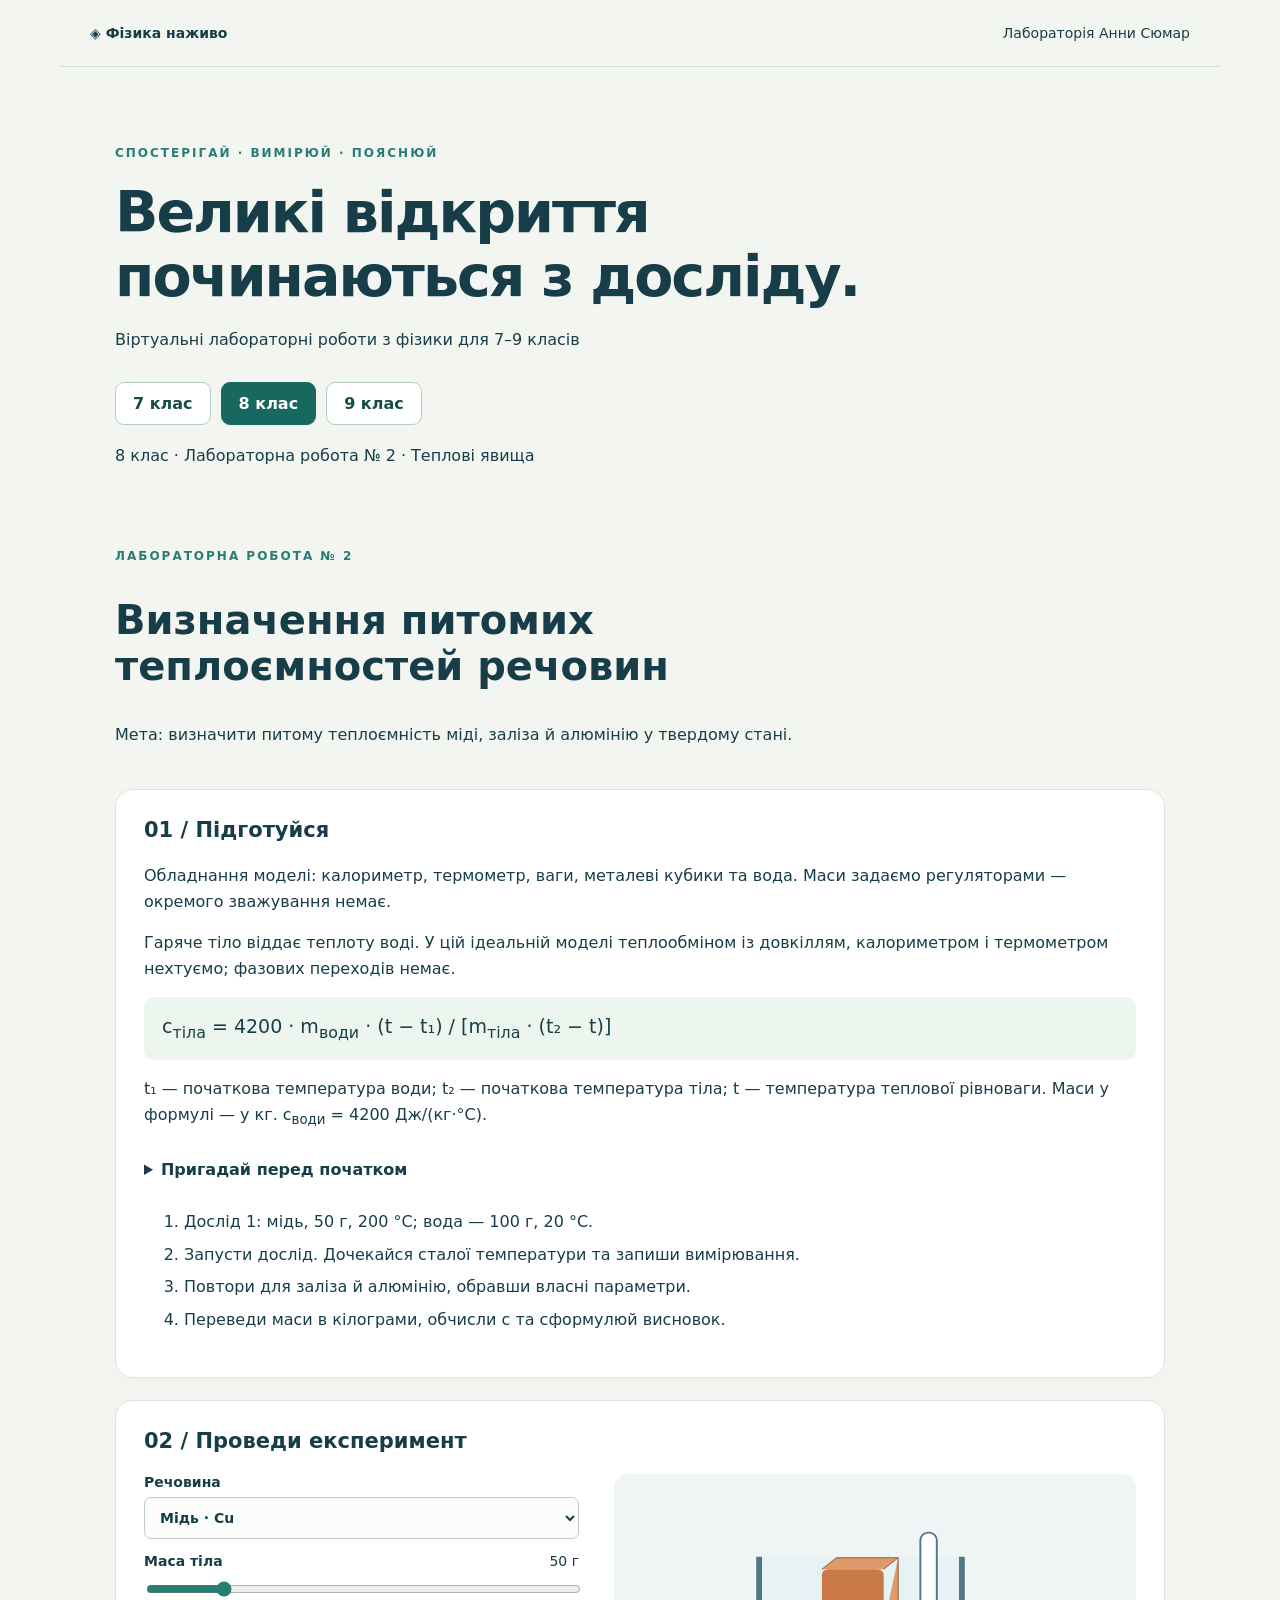
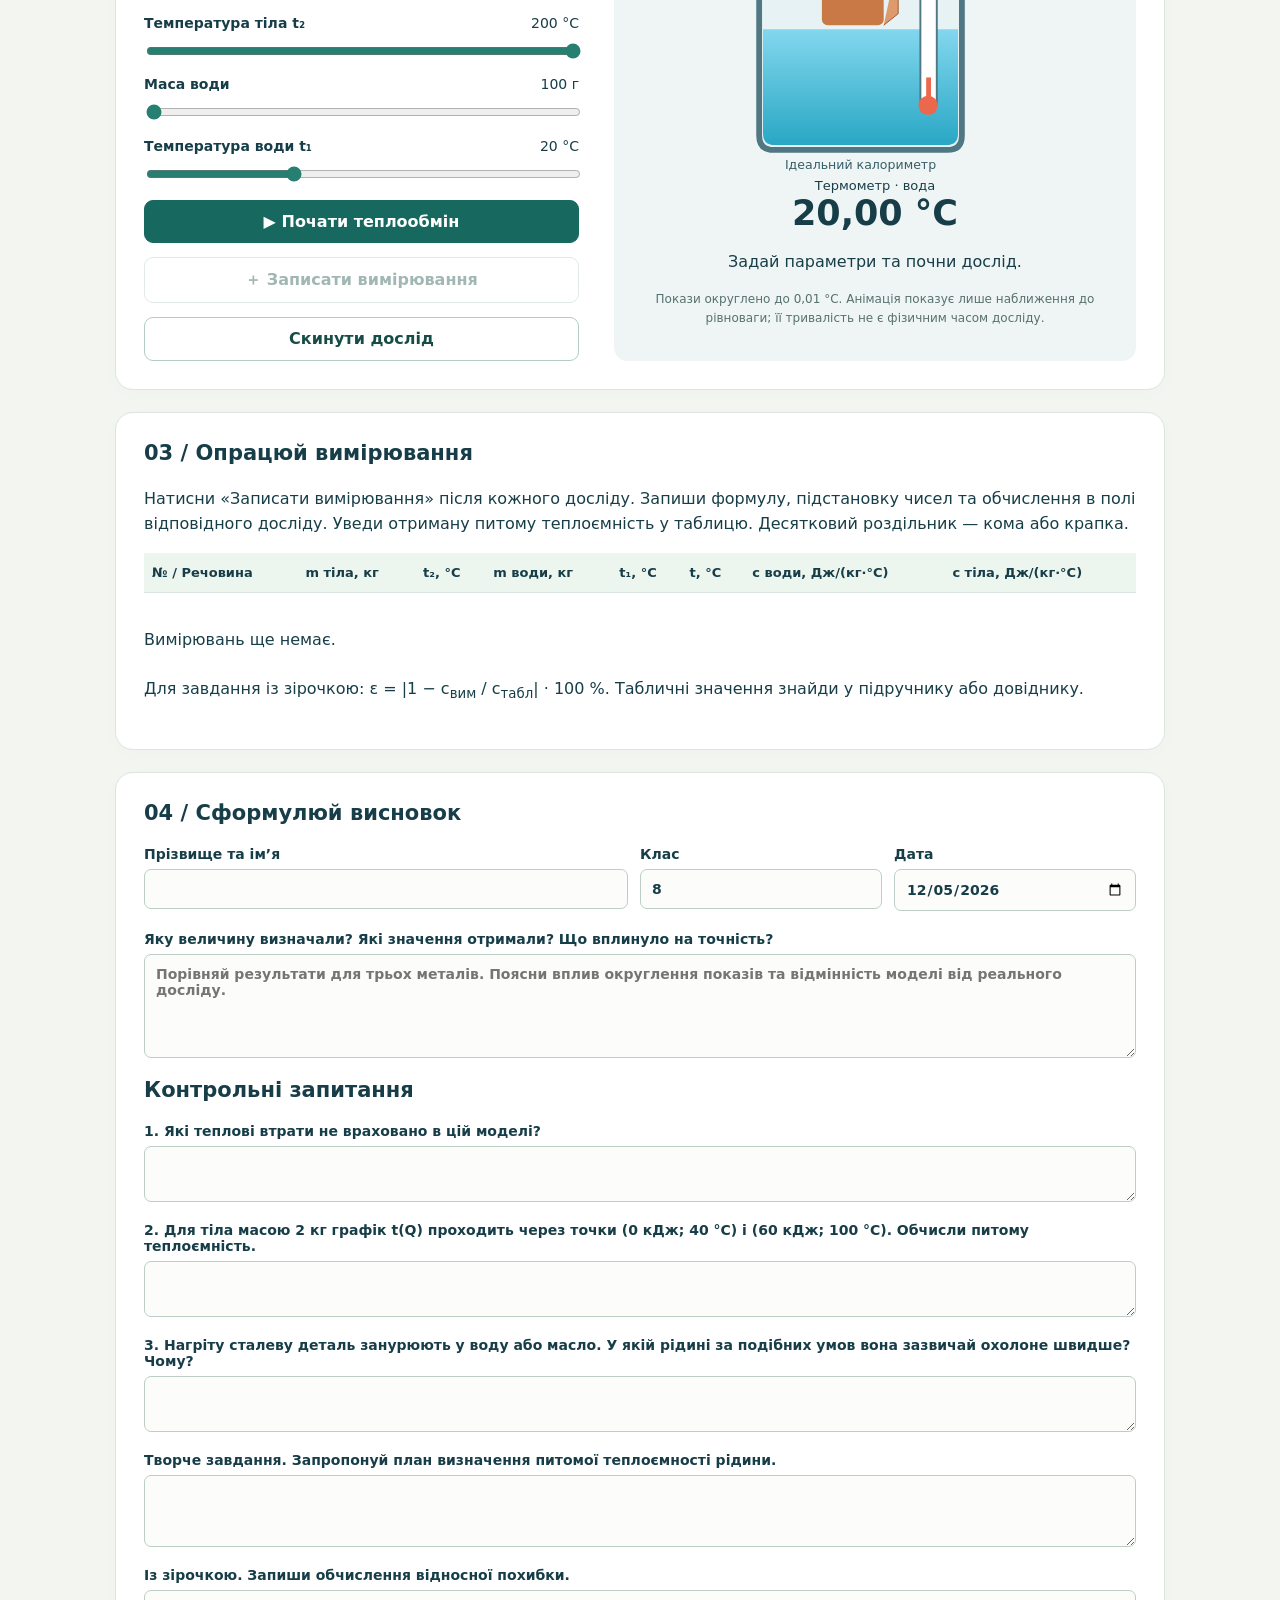
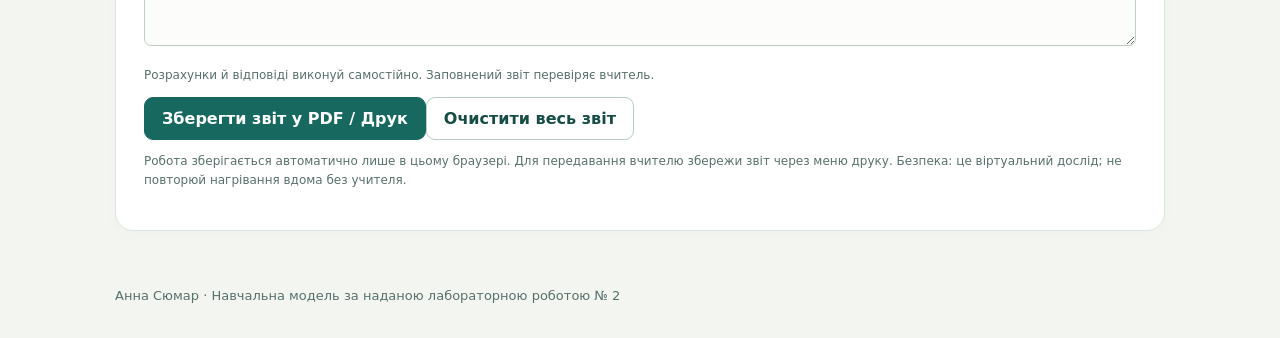
<file: index.html>
<!doctype html><html lang="uk"><meta charset="utf-8"><meta name="viewport" content="width=device-width,initial-scale=1"><title>Віртуальні лабораторні · Анна Сюмар</title><link rel="stylesheet" href="style.css?v=4"><header><a href="#">◈ Фізика наживо</a><span>Лабораторія Анни Сюмар</span></header><main><section class="hero"><p class="eyebrow">СПОСТЕРІГАЙ · ВИМІРЮЙ · ПОЯСНЮЙ</p><h1>Великі відкриття<br>починаються з досліду.</h1><p>Віртуальні лабораторні роботи з фізики для 7–9 класів</p><nav aria-label="Клас"><button data-grade="7">7 клас</button><button data-grade="8" class="active">8 клас</button><button data-grade="9">9 клас</button></nav><p id="catalog">8 клас · Лабораторна робота № 2 · Теплові явища</p><p id="empty" hidden>У цьому розділі ще немає робіт. Перша лабораторна доступна у 8 класі.</p></section><article id="lab7" hidden><section class="card"><span class="tag">ФІЗИКА · 7 КЛАС · ЛАБОРАТОРНА РОБОТА № 2</span><h2>Вимірювання середньої швидкості руху тіл</h2><p>Візок, три ділянки шляху та секундомір. Досліди рівномірний і нерівномірний рух, а також рух із зупинкою.</p><ul><li>Автоматичні або ручні відмітки часу.</li><li>Таблиця вимірювань і самостійні розрахунки.</li><li>Поля для дослідження та висновку.</li><li>Збереження звіту й бланк для друку.</li></ul><p><a class="launch" href="grade7/">Розпочати лабораторну →</a></p><a href="grade7/blank.pdf" download>↓ Завантажити бланк А4 · PDF</a></section></article><article id="lab9" hidden><section class="card"><span class="tag">ФІЗИКА · 9 КЛАС · ДОСЛІДНИЦЬКА РОБОТА</span><h2>Закон збереження механічної енергії</h2><p>Кулька на похилому жолобі. Виміряй час спуску похилим жолобом, визнач швидкість та порівняй потенціальну й кінетичну енергії.</p><ul><li>Зміна маси, висоти й довжини жолоба.</li><li>Режими без втрат і з втратами енергії.</li><li>Таблиця та самостійні розрахунки.</li><li>Висновок і збереження звіту.</li></ul><p><a class="launch" href="grade9/">Розпочати роботу →</a></p>
<h2>Світло і звук</h2>
<p><a class="launch" href="grade9/light-sound/#3">№ 3 · Відбивання світла →</a></p>
<p><a class="launch" href="grade9/light-sound/#4">№ 4 · Заломлення світла →</a></p>
<p><a class="launch" href="grade9/light-sound/#6">№ 6 · Звукові коливання →</a></p></section></article><article id="lab"><div class="title"><span class="tag">ЛАБОРАТОРНА РОБОТА № 2</span><h2>Визначення питомих<br>теплоємностей речовин</h2><p>Мета: визначити питому теплоємність міді, заліза й алюмінію у твердому стані.</p></div><section class="card"><h3>01 / Підготуйся</h3><p>Обладнання моделі: калориметр, термометр, ваги, металеві кубики та вода. Маси задаємо регуляторами — окремого зважування немає.</p><p>Гаряче тіло віддає теплоту воді. У цій ідеальній моделі теплообміном із довкіллям, калориметром і термометром нехтуємо; фазових переходів немає.</p><div class="formula">c<sub>тіла</sub> = 4200 · m<sub>води</sub> · (t − t₁) / [m<sub>тіла</sub> · (t₂ − t)]</div><p>t₁ — початкова температура води; t₂ — початкова температура тіла; t — температура теплової рівноваги. Маси у формулі — у кг. c<sub>води</sub> = 4200 Дж/(кг·°C).</p><details><summary>Пригадай перед початком</summary><p>Питома теплоємність показує, скільки теплоти потрібно для нагрівання 1 кг речовини на 1 °C. Одиниця — Дж/(кг·°C). Для нагрівання: Q = cmΔt.</p></details><ol><li>Дослід 1: мідь, 50 г, 200 °C; вода — 100 г, 20 °C.</li><li>Запусти дослід. Дочекайся сталої температури та запиши вимірювання.</li><li>Повтори для заліза й алюмінію, обравши власні параметри.</li><li>Переведи маси в кілограми, обчисли c та сформулюй висновок.</li></ol></section><section class="card"><h3>02 / Проведи експеримент</h3><div class="experiment"><div class="controls"><label>Речовина<select id="metal"><option value="cu">Мідь · Cu</option><option value="fe">Залізо · Fe</option><option value="al">Алюміній · Al</option></select></label><label>Маса тіла <output id="mbv"></output><input id="mb" type="range" min="20" max="200" step="10" value="50"></label><label>Температура тіла t₂ <output id="tbv"></output><input id="tb" type="range" min="60" max="200" value="200"></label><label>Маса води <output id="mwv"></output><input id="mw" type="range" min="100" max="300" step="10" value="100"></label><label>Температура води t₁ <output id="twv"></output><input id="tw" type="range" min="10" max="40" value="20"></label><button id="start" class="primary">▶ Почати теплообмін</button><button id="record" disabled>＋ Записати вимірювання</button><button id="reset">Скинути дослід</button></div><div class="scene"><svg viewBox="0 0 400 290" role="img" aria-label="Калориметр із водою, металевий кубик і термометр"><defs><linearGradient id="water" x2="0" y2="1"><stop stop-color="#83d7ee"/><stop offset="1" stop-color="#29a7c5"/></linearGradient></defs><path d="M80 65V250Q80 265 95 265H275Q290 265 290 250V65" fill="#e7f2f4" stroke="#517783" stroke-width="6"/><path d="M84 140H286V248Q286 260 274 260H96Q84 260 84 248Z" fill="url(#water)"/><g id="cube"><rect x="145" y="78" width="64" height="58" rx="6" fill="#c87945"/><path d="M145 78l15 -12h64l-15 12m0 58l15 -12V66" fill="#df9a6b" stroke="#9c5931"/></g><rect x="247" y="40" width="17" height="185" rx="8" fill="white" stroke="#517783" stroke-width="2"/><rect id="mercury" x="253" y="170" width="5" height="46" fill="#ec684c"/><circle cx="255" cy="219" r="10" fill="#ec684c"/><text x="185" y="285" text-anchor="middle" fill="#365e69" font-size="13">Ідеальний калориметр</text></svg><div class="reading"><span>Термометр · вода</span><strong id="temp">20,00 °C</strong></div><p id="status" role="status">Задай параметри та почни дослід.</p><p class="small">Покази округлено до 0,01 °C. Анімація показує лише наближення до рівноваги; її тривалість не є фізичним часом досліду.</p></div></div></section><section class="card"><h3>03 / Опрацюй вимірювання</h3><p>Натисни «Записати вимірювання» після кожного досліду. Запиши формулу, підстановку чисел та обчислення в полі відповідного досліду. Уведи отриману питому теплоємність у таблицю. Десятковий роздільник — кома або крапка.</p><div class="tablewrap"><table><thead><tr><th>№ / Речовина</th><th>m тіла, кг</th><th>t₂, °C</th><th>m води, кг</th><th>t₁, °C</th><th>t, °C</th><th>c води, Дж/(кг·°C)</th><th>c тіла, Дж/(кг·°C)</th></tr></thead><tbody id="rows"></tbody></table></div><p id="noRows">Вимірювань ще немає.</p><div id="calculations"></div><p id="feedback" role="status"></p><p>Для завдання із зірочкою: ε = |1 − c<sub>вим</sub> / c<sub>табл</sub>| · 100 %. Табличні значення знайди у підручнику або довіднику.</p></section><section class="card report"><h3>04 / Сформулюй висновок</h3><div class="identity"><label>Прізвище та ім’я<input id="name" type="text"></label><label>Клас<input id="class" type="text" value="8"></label><label>Дата<input id="date" type="date"></label></div><label>Яку величину визначали? Які значення отримали? Що вплинуло на точність?<textarea id="conclusion" rows="5" placeholder="Порівняй результати для трьох металів. Поясни вплив округлення показів та відмінність моделі від реального досліду."></textarea></label><h3>Контрольні запитання</h3><label>1. Які теплові втрати не враховано в цій моделі?<textarea id="q1" rows="2"></textarea></label><label>2. Для тіла масою 2 кг графік t(Q) проходить через точки (0 кДж; 40 °C) і (60 кДж; 100 °C). Обчисли питому теплоємність.<textarea id="q2" rows="2"></textarea></label><label>3. Нагріту сталеву деталь занурюють у воду або масло. У якій рідині за подібних умов вона зазвичай охолоне швидше? Чому?<textarea id="q3" rows="2"></textarea></label><label>Творче завдання. Запропонуй план визначення питомої теплоємності рідини.<textarea id="creative" rows="3"></textarea></label><label>Із зірочкою. Запиши обчислення відносної похибки.<textarea id="errorText" rows="2"></textarea></label><p class="small">Розрахунки й відповіді виконуй самостійно. Заповнений звіт перевіряє вчитель.</p><button id="print" class="primary">Зберегти звіт у PDF / Друк</button><button id="clear">Очистити весь звіт</button><p class="small">Робота зберігається автоматично лише в цьому браузері. Для передавання вчителю збережи звіт через меню друку. Безпека: це віртуальний дослід; не повторюй нагрівання вдома без учителя.</p></section></article><footer>Анна Сюмар · Навчальна модель за наданою лабораторною роботою № 2</footer></main><script src="app.js?v=4"></script></html>
</file>
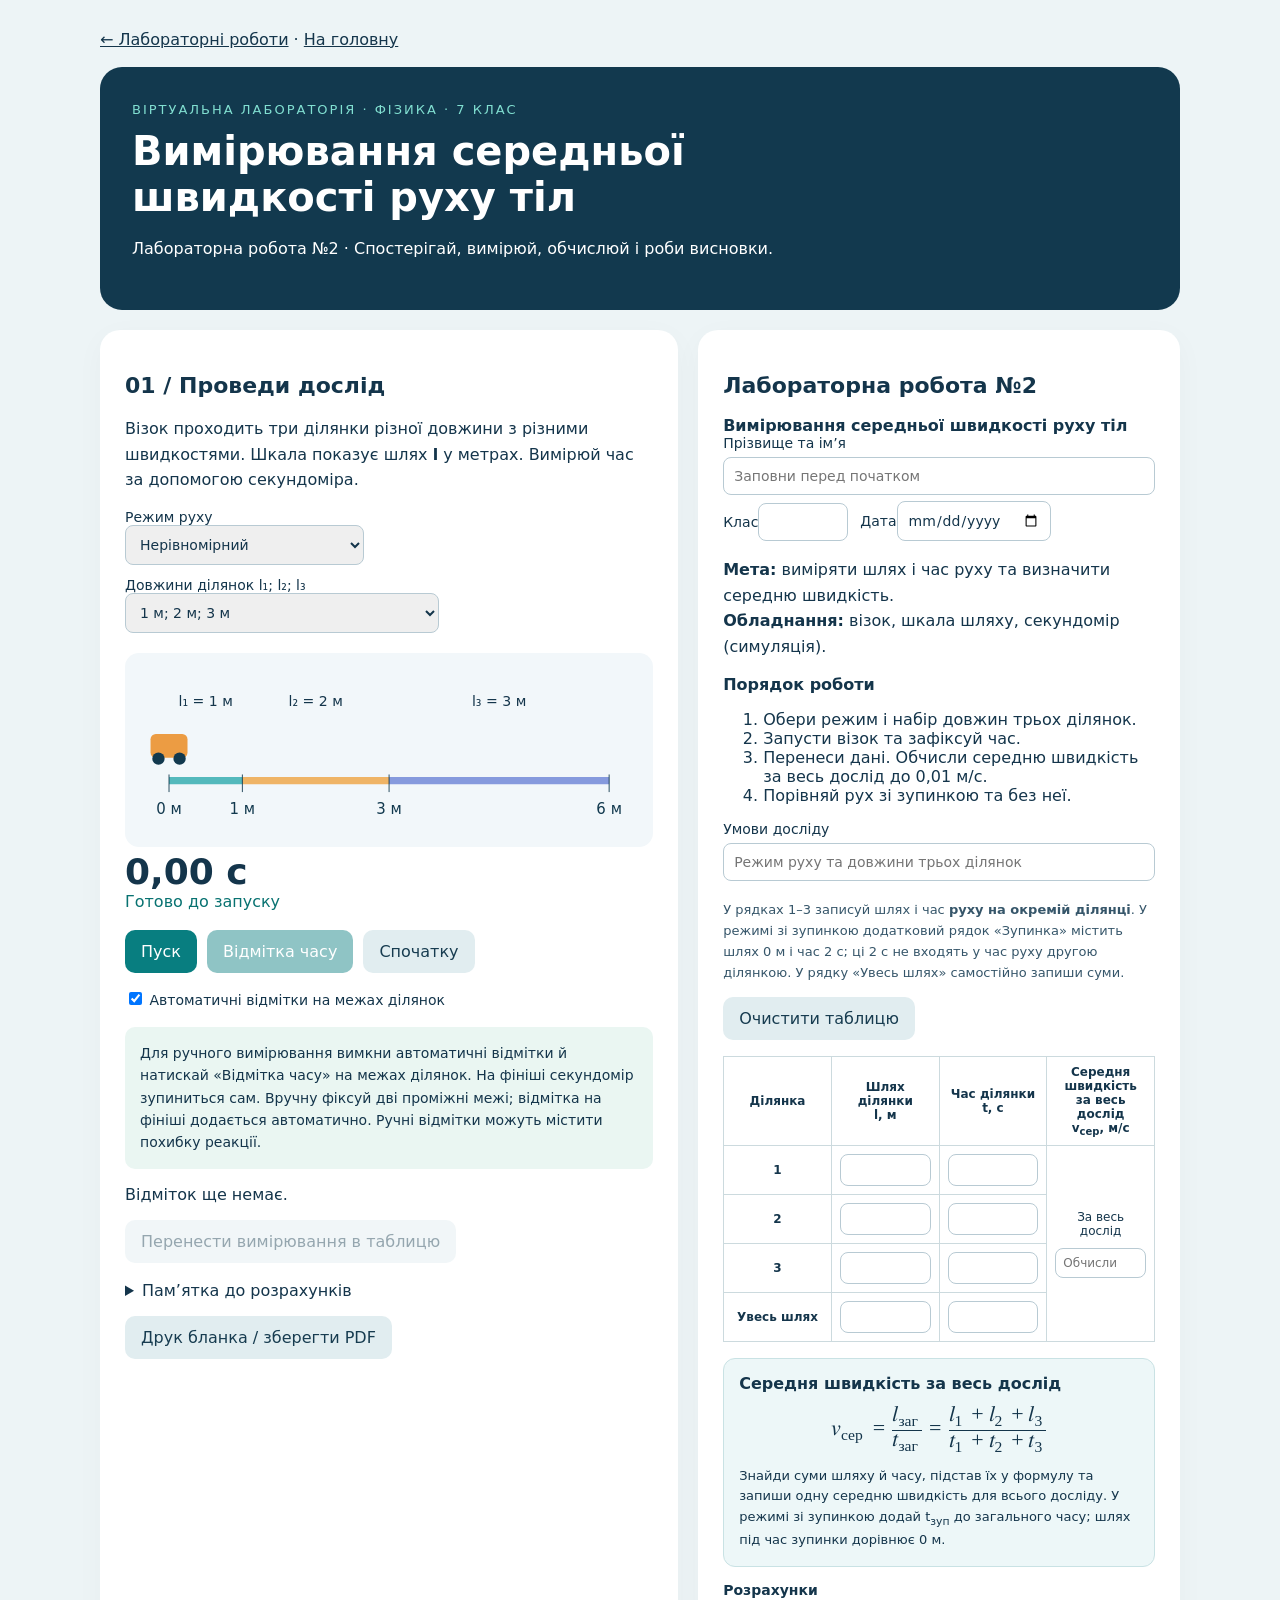
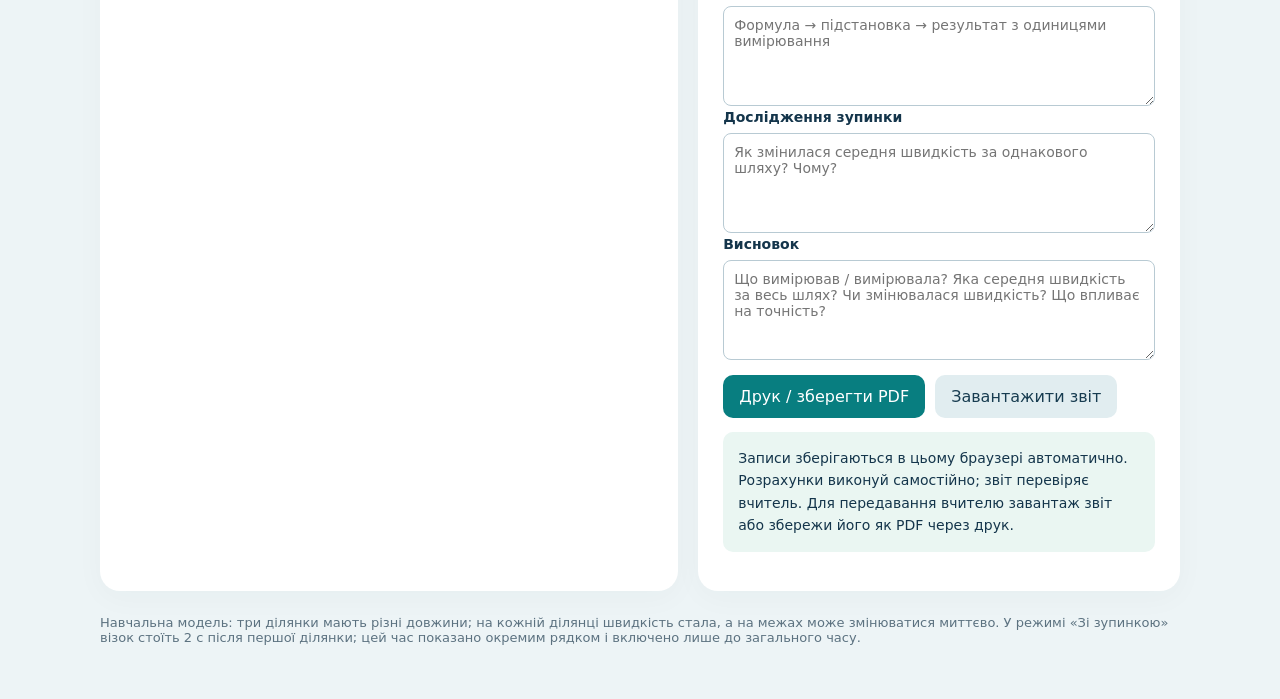
<file: grade7/index.html>
<!doctype html><html lang="uk"><meta charset="utf-8"><meta name="viewport" content="width=device-width,initial-scale=1"><title>Лабораторна №2 · Середня швидкість</title><style>
:root{font-family:system-ui,sans-serif;color:#14354b;background:#edf4f6}*{box-sizing:border-box}body{margin:0}main{max-width:1120px;margin:auto;padding:30px 20px}header{background:#12394e;color:white;padding:32px;border-radius:22px}h1{font-size:clamp(25px,4vw,40px);margin:10px 0}h2{font-size:22px}p{line-height:1.6}.tag{color:#81dfd1;letter-spacing:2px;font-size:13px}.grid{display:grid;grid-template-columns:1.2fr 1fr;gap:20px;margin-top:20px}.card{padding:25px;background:white;border-radius:20px;box-shadow:0 7px 30px #12394e08}.controls{display:flex;flex-wrap:wrap;gap:12px;align-items:end}label{display:block;font-size:14px}input,select,textarea{border:1px solid #b8cad3;border-radius:8px;padding:10px;font:inherit;color:inherit;max-width:100%}select{width:100%}button,.link{border:0;background:#087e80;color:white;padding:12px 16px;border-radius:10px;font:inherit;cursor:pointer;text-decoration:none;display:inline-block}button:disabled{opacity:.45;cursor:default}.secondary{background:#e1edf0;color:#173c50}svg{width:100%;height:auto;background:#f2f7fa;border-radius:14px;margin-top:20px}.clock{font-variant-numeric:tabular-nums;font-size:36px;font-weight:700}.status{min-height:26px;color:#087271}table{width:100%;border-collapse:collapse;margin:16px 0}th,td{border:1px solid #ccdade;padding:8px;text-align:center;font-size:14px}td input{width:100%;min-width:55px;padding:7px}textarea{width:100%;min-height:100px;margin-top:8px}.note{background:#eaf6f2;padding:15px;border-radius:10px;font-size:14px}.field{width:100%;margin:6px 0}.actions{display:flex;gap:10px;flex-wrap:wrap;margin-top:12px}details{margin-top:18px}small{line-height:1.6}footer{margin:24px 0;color:#5c7280;font-size:13px}@media(max-width:850px){.grid{grid-template-columns:1fr}header,.card{padding:20px}}@media print{body{background:white}.simulation,header,.actions,.note,details,footer,.instructions{display:none!important}.grid{display:block}.card{box-shadow:none;padding:0}main{padding:0}.report{width:100%}textarea{min-height:110px;border:0;border-bottom:1px solid #999}input{border:0}h2{font-size:18px}table{margin:10px 0}@page{size:A4;margin:15mm}}

.measurement-log{overflow-x:auto;margin:16px 0}.measurement-log table{min-width:310px}.measurement-log caption{text-align:left;font-weight:700;margin-bottom:8px}.measurement-log th{font-size:12px;background:#edf7f8}.measurement-log td{font-variant-numeric:tabular-nums}.measurement-help{font-size:13px;color:#36566a}.report-state{margin:14px 0;padding:12px;border-radius:10px;background:#fff3d9;color:#704b0c;font-size:14px;line-height:1.5}.report-state.current{background:#e6f6ef;color:#15553e}[hidden]{display:none!important}@media print{.report-state,.measurement-help{display:none!important}}
.total-formula{background:#edf7f8;border:1px solid #c9e2e4;padding:15px;border-radius:12px;margin:15px 0}.total-formula math{font-size:22px;margin:14px 0}.total-formula p{font-size:13px;margin-bottom:0}.report td[rowspan]{vertical-align:middle;min-width:105px}.report td[rowspan] label{font-size:12px}.report td[rowspan] input{margin-top:10px}.report table{table-layout:fixed}.report th{font-size:12px;overflow-wrap:anywhere}@media(max-width:500px){.report th,.report td{padding:5px}.report td input{min-width:0}.report th{font-size:11px}.total-formula math{font-size:20px}}
</style><main><nav class="simulation" style="margin-bottom:18px"><a href="../#grade7" style="color:#14354b">← Лабораторні роботи</a> · <a href="../" style="color:#14354b">На головну</a></nav><header><span class="tag">ВІРТУАЛЬНА ЛАБОРАТОРІЯ · ФІЗИКА · 7 КЛАС</span><h1>Вимірювання середньої<br>швидкості руху тіл</h1><p>Лабораторна робота №2 · Спостерігай, вимірюй, обчислюй і роби висновки.</p></header><div class="grid"><section class="card simulation"><h2>01 / Проведи дослід</h2><p>Візок проходить три ділянки різної довжини з різними швидкостями. Шкала показує шлях <b>l</b> у метрах. Вимірюй час за допомогою секундоміра.</p><div class="controls"><label>Режим руху<select id="mode"><option value="uneven">Нерівномірний</option><option value="stop">Зі зупинкою</option></select></label><label>Довжини ділянок l₁; l₂; l₃<select id="length"><option value="1,2,3">1 м; 2 м; 3 м</option><option value="2,1,3">2 м; 1 м; 3 м</option><option value="3,2,1">3 м; 2 м; 1 м</option></select></label></div><svg viewBox="0 0 600 220" role="img" aria-label="Візок рухається вздовж шкали шляху"><path d="M50 145H550" stroke="#9db1bc" stroke-width="6"/><g id="ticks"></g><g id="cart" transform="translate(50 120)"><rect x="-21" y="-28" width="42" height="27" rx="6" fill="#ec9c43"/><circle cx="-12" cy="0" r="7" fill="#12394e"/><circle cx="12" cy="0" r="7" fill="#12394e"/></g></svg><div class="clock" id="clock">0,00 с</div><div class="status" id="status" aria-live="polite">Готово до запуску</div><div class="actions"><button id="start">Пуск</button><button id="mark" disabled>Відмітка часу</button><button id="reset" class="secondary">Спочатку</button></div><p><label><input type="checkbox" id="auto" checked> Автоматичні відмітки на межах ділянок</label></p><p class="note">Для ручного вимірювання вимкни автоматичні відмітки й натискай «Відмітка часу» на межах ділянок. На фініші секундомір зупиниться сам. Вручну фіксуй дві проміжні межі; відмітка на фініші додається автоматично. Ручні відмітки можуть містити похибку реакції.</p><div id="log" class="measurement-log" aria-live="polite">Відміток ще немає.</div><button id="transfer" class="secondary" disabled>Перенести вимірювання в таблицю</button><details><summary>Пам’ятка до розрахунків</summary><p>v<sub>сер</sub> = l<sub>заг</sub> / t<sub>заг</sub><br>l<sub>заг</sub> = l₁ + l₂ + l₃<br>t<sub>заг</sub> = t₁ + t₂ + t₃ (зі зупинкою: + t<sub>зуп</sub>)</p><p>Час ділянки — різниця двох сусідніх відміток секундоміра: t₁ = T₁; t₂ = T₂ − T₁ (зі зупинкою: t₂ = T₂ − T₁ − tзуп); t₃ = T₃ − T₂. Велика T — показ секундоміра від початку руху, мала t — тривалість окремої ділянки. Час зупинки входить у загальний час досліду. Середнє арифметичне швидкостей ділянок не замінює формулу для всього шляху.</p></details><button class="secondary" style="margin-top:16px" type="button" onclick="document.getElementById('print').click()">Друк бланка / зберегти PDF</button></section><section class="card report"><h2>Лабораторна робота №2</h2><b>Вимірювання середньої швидкості руху тіл</b><label>Прізвище та ім’я<input class="field" id="name" placeholder="Заповни перед початком"></label><div class="controls"><label>Клас<input id="class" size="5"></label><label>Дата<input id="date" type="date"></label></div><p><b>Мета:</b> виміряти шлях і час руху та визначити середню швидкість.<br><b>Обладнання:</b> візок, шкала шляху, секундомір (симуляція).</p><div class="instructions"><b>Порядок роботи</b><ol><li>Обери режим і набір довжин трьох ділянок.</li><li>Запусти візок та зафіксуй час.</li><li>Перенеси дані. Обчисли середню швидкість за весь дослід до 0,01 м/с.</li><li>Порівняй рух зі зупинкою та без неї.</li></ol></div><p id="report-state" class="report-state" role="status" hidden></p><label>Умови досліду<input id="conditions" class="field" placeholder="Режим руху та довжини трьох ділянок"></label><p class="measurement-help">У рядках 1–3 записуй шлях і час <b>руху на окремій ділянці</b>. У режимі зі зупинкою додатковий рядок «Зупинка» містить шлях 0 м і час 2 с; ці 2 с не входять у час руху другою ділянкою. У рядку «Увесь шлях» самостійно запиши суми.</p><div class="actions simulation"><button id="clear-table" class="secondary" type="button">Очистити таблицю</button></div><table><thead><tr><th>Ділянка</th><th>Шлях ділянки<br>l, м</th><th>Час ділянки<br>t, с</th><th>Середня швидкість<br>за весь дослід<br>v<sub>сер</sub>, м/с</th></tr></thead><tbody id="table"></tbody></table><div class="total-formula"><b>Середня швидкість за весь дослід</b><math id="normal-formula" display="block" aria-label="Середня швидкість дорівнює загальному шляху, поділеному на загальний час, тобто сумі шляхів трьох ділянок, поділеній на суму їхніх часів"><msub><mi>v</mi><mtext>сер</mtext></msub><mo>=</mo><mfrac><msub><mi>l</mi><mtext>заг</mtext></msub><msub><mi>t</mi><mtext>заг</mtext></msub></mfrac><mo>=</mo><mfrac><mrow><msub><mi>l</mi><mn>1</mn></msub><mo>+</mo><msub><mi>l</mi><mn>2</mn></msub><mo>+</mo><msub><mi>l</mi><mn>3</mn></msub></mrow><mrow><msub><mi>t</mi><mn>1</mn></msub><mo>+</mo><msub><mi>t</mi><mn>2</mn></msub><mo>+</mo><msub><mi>t</mi><mn>3</mn></msub></mrow></mfrac></math><math id="stop-formula" hidden display="block" aria-label="Середня швидкість дорівнює загальному шляху, поділеному на загальний час, тобто сумі шляхів трьох ділянок, поділеній на суму їхніх часів і часу зупинки"><msub><mi>v</mi><mtext>сер</mtext></msub><mo>=</mo><mfrac><msub><mi>l</mi><mtext>заг</mtext></msub><msub><mi>t</mi><mtext>заг</mtext></msub></mfrac><mo>=</mo><mfrac><mrow><msub><mi>l</mi><mn>1</mn></msub><mo>+</mo><msub><mi>l</mi><mn>2</mn></msub><mo>+</mo><msub><mi>l</mi><mn>3</mn></msub></mrow><mrow><msub><mi>t</mi><mn>1</mn></msub><mo>+</mo><msub><mi>t</mi><mn>2</mn></msub><mo>+</mo><msub><mi>t</mi><mn>3</mn></msub><mo>+</mo><msub><mi>t</mi><mtext>зуп</mtext></msub></mrow></mfrac></math><p>Знайди суми шляху й часу, підстав їх у формулу та запиши одну середню швидкість для всього досліду. У режимі зі зупинкою додай t<sub>зуп</sub> до загального часу; шлях під час зупинки дорівнює 0 м.</p></div><label><b>Розрахунки</b><textarea id="calc" placeholder="Формула → підстановка → результат з одиницями вимірювання"></textarea></label><label><b>Дослідження зупинки</b><textarea id="compare" placeholder="Як змінилася середня швидкість за однакового шляху? Чому?"></textarea></label><label><b>Висновок</b><textarea id="conclusion" placeholder="Що вимірював / вимірювала? Яка середня швидкість за весь шлях? Чи змінювалася швидкість? Що впливає на точність?"></textarea></label><div class="actions"><button id="print">Друк / зберегти PDF</button><button id="download" class="secondary">Завантажити звіт</button></div><p class="note">Записи зберігаються в цьому браузері автоматично. Розрахунки виконуй самостійно; звіт перевіряє вчитель. Для передавання вчителю завантаж звіт або збережи його як PDF через друк.</p></section></div><footer>Навчальна модель: три ділянки мають різні довжини; на кожній ділянці швидкість стала, а на межах може змінюватися миттєво. У режимі «Зі зупинкою» візок стоїть 2 с після першої ділянки; цей час показано окремим рядком і включено лише до загального часу.</footer></main><script>
const $=id=>document.getElementById(id),fmt=x=>x.toFixed(2).replace('.',',');let running=false,elapsed=0,last=0,marks=[],passed=0,done=false,config;const fields=['name','class','date','conditions','calc','compare','conclusion'];
function buildTable(){
const stopped=$('mode').value==='stop';
const keep=Object.fromEntries([...Array.from({length:4},(_,i)=>['l'+i,'t'+i]).flat(),'v3','lstop','tstop'].map(id=>[id,$(id)?.value||'']));
const rows=[['1',0],...(stopped?[['Зупинка','stop']]:[]),['2',1],['3',2],['Увесь шлях',3]];
$('table').innerHTML='';
rows.forEach(([label,i],n)=>{const tr=document.createElement('tr');tr.innerHTML='<th scope="row">'+label+'</th>'+['l','t'].map(k=>'<td><input aria-label="'+(k==='l'?'Шлях':'Час')+' — '+(i==='stop'?'зупинка':i===3?'увесь дослід':'ділянка '+(i+1))+'" inputmode="decimal" id="'+k+i+'"></td>').join('')+(n===0?'<td rowspan="'+rows.length+'"><label>За весь дослід<input aria-label="Середня швидкість за весь дослід, м/с" inputmode="decimal" id="v3" placeholder="Обчисли"></label></td>':'');$('table').append(tr)});
fields.splice(7);for(let i=0;i<4;i++)fields.push('l'+i,'t'+i);fields.push('v3');if(stopped)fields.push('lstop','tstop');
fields.forEach(id=>{if(keep[id]!==undefined)$(id).value=keep[id]});
$('stop-formula').hidden=!stopped;$('normal-formula').hidden=stopped;
}
buildTable();
try{const saved=JSON.parse(localStorage.getItem('speedLab2')||'{}');fields.forEach(id=>{if(saved[id]!==undefined)$(id).value=saved[id]})}catch{}document.addEventListener('input',()=>{try{localStorage.setItem('speedLab2',JSON.stringify(Object.fromEntries(fields.map(id=>[id,$(id).value]))))}catch{}});
function drawScale(){const c=setup(),colors=['#54b9bc','#efb466','#869add'];$('ticks').innerHTML=c.lengths.map((L,i)=>{const x=50+500*c.positions[i]/c.total,w=500*L/c.total;return '<path d="M'+x+' 145h'+w+'" stroke="'+colors[i]+'" stroke-width="8"/><text x="'+(x+w/2)+'" y="60" text-anchor="middle" fill="#14354b" font-size="16">l'+['₁','₂','₃'][i]+' = '+L+' м</text>'}).join('')+c.positions.map(d=>'<path d="M'+(50+500*d/c.total)+' 138v20" stroke="#12394e"/><text x="'+(50+500*d/c.total)+'" y="183" text-anchor="middle" fill="#12394e" font-size="17">'+d+' м</text>').join('')}
function setup(){const lengths=$('length').value.split(',').map(Number),m=$('mode').value,speeds=[.4,.8,.5],times=lengths.map((L,i)=>L/speeds[i]);if(m==='stop')times[1]+=2;const positions=[0];lengths.forEach(L=>positions.push(positions.at(-1)+L));return {lengths,total:positions[3],positions,m,times,bounds:[times[0],times[0]+times[1],times.reduce((a,b)=>a+b,0)]}}

function hasMeasurements(){return ['conditions','v3',...Array.from({length:4},(_,i)=>['l'+i,'t'+i]).flat(),...($('lstop')?['lstop','tstop']:[])].some(id=>$(id).value.trim())}
function reportState(current=false){const el=$('report-state');el.hidden=!hasMeasurements();el.className='report-state'+(current?' current':'');el.textContent=current?'Вимірювання цього досліду перенесено. Загальний шлях, загальний час і середню швидкість за весь дослід обчисли самостійно.':'У таблиці є попередні або власноруч введені записи. Вони не оновлюються під час запуску нового досліду. Після фінішу натисни «Перенести вимірювання в таблицю».'}
function log(){ const rows=marks.map((m,i)=>'<tr><td>'+(i+1)+'</td><td>'+fmt(config.lengths[i])+'</td><td>'+fmt(m)+'</td><td><b>'+fmt(m-(marks[i-1]||0)-(config.m==='stop'&&i===1?2:0))+'</b></td></tr>'+(config.m==='stop'&&i===0&&elapsed>=config.bounds[0]+2?'<tr><td>Зупинка</td><td>0,00</td><td>'+fmt(config.bounds[0]+2)+'</td><td><b>2,00</b></td></tr>':'')).join('');
$('log').innerHTML='<table><caption>Вимірювання поточного досліду</caption><thead><tr><th>Ділянка</th><th>Шлях ділянки<br>l, м</th><th>Секундомір від початку<br>T, с</th><th>Час ділянки<br>t, с</th></tr></thead><tbody>'+rows+'</tbody></table><p class="measurement-help">У таблицю праворуч переносяться <b>шлях ділянки l</b> та <b>час ділянки t</b>. Покази секундоміра T накопичуються від початку руху.</p>';
$('transfer').disabled=!done||marks.length!==3;
if(!$('auto').checked&&marks.length>=2)$('mark').disabled=true;
}
function mark(t){if(marks.length<3&&(!marks.length||t>marks.at(-1))){marks.push(Math.round(t*100)/100);log()}}
function reset(){buildTable();running=false;done=false;elapsed=0;marks=[];passed=0;$('clock').textContent='0,00 с';$('cart').setAttribute('transform','translate(50 120)');$('status').textContent='Готово до запуску';$('log').textContent='Відміток ще немає.';$('start').disabled=false;$('mark').disabled=true;$('transfer').disabled=true;$('mode').disabled=false;$('length').disabled=false;$('auto').disabled=false;drawScale();reportState()}
function tick(now){if(!running)return;elapsed=Math.min(config.bounds[2],elapsed+(now-last)/1000);last=now;if(config.m==='stop'&&elapsed>=config.bounds[0]+2&&marks.length===1)log();while(passed<3&&elapsed>=config.bounds[passed]){if($('auto').checked)mark(config.bounds[passed]);passed++}let x;if(elapsed<config.bounds[0])x=config.lengths[0]*elapsed/config.times[0];else if(elapsed<config.bounds[1]){let dt=elapsed-config.bounds[0],moving=config.times[1]-(config.m==='stop'?2:0);x=config.positions[1]+config.lengths[1]*Math.max(0,dt-(config.m==='stop'?2:0))/moving}else x=config.positions[2]+config.lengths[2]*(elapsed-config.bounds[1])/config.times[2];$('cart').setAttribute('transform','translate('+(50+500*x/config.total)+' 120)');$('clock').textContent=fmt(elapsed)+' с';$('status').textContent=config.m==='stop'&&elapsed>=config.bounds[0]&&elapsed<config.bounds[0]+2?'Зупинка · секундомір продовжує відлік':'Рух триває';if(elapsed>=config.bounds[2]){running=false;done=true;if(!$('auto').checked&&marks.length===2)mark(config.bounds[2]);$('mark').disabled=true;$('status').textContent='Фініш! '+(marks.length===3?'Перенеси вимірювання.':'Потрібні три відмітки. Повтори дослід.')}else requestAnimationFrame(tick);if(done)log()}
$('start').onclick=()=>{config=setup();reportState();running=true;$('start').disabled=true;$('mode').disabled=true;$('length').disabled=true;$('auto').disabled=true;$('mark').disabled=$('auto').checked;last=performance.now();requestAnimationFrame(tick)};$('mark').onclick=()=>{if(running&&!$('auto').checked&&marks.length<2)mark(elapsed)};$('reset').onclick=reset;$('length').onchange=reset;$('mode').onchange=reset;
$('transfer').onclick=()=>{if(!done||marks.length!==3)return;for(let i=0;i<3;i++){$('l'+i).value=fmt(config.lengths[i]);$('t'+i).value=fmt(marks[i]-(marks[i-1]||0)-(config.m==='stop'&&i===1?2:0));}if(config.m==='stop'){$('lstop').value='0,00';$('tstop').value='2,00'}['l3','t3','v3'].forEach(id=>$(id).value='');$('conditions').value=$('mode').selectedOptions[0].text+'; l₁ = '+config.lengths[0]+' м; l₂ = '+config.lengths[1]+' м; l₃ = '+config.lengths[2]+' м';document.dispatchEvent(new Event('input'));reportState(true)};
$('clear-table').onclick=()=>{for(let i=0;i<4;i++)for(const key of ['l','t'])$(key+i).value='';if($('lstop')){$('lstop').value='';$('tstop').value=''}$('v3').value='';$('conditions').value='';document.dispatchEvent(new Event('input'));const notice=$('report-state');notice.hidden=false;notice.className='report-state current';notice.textContent='Таблицю очищено. Проведи новий дослід або повторно перенеси поточні вимірювання.'};
$('print').onclick=()=>{document.querySelectorAll('textarea').forEach(el=>{el.style.height='auto';el.style.height=(el.scrollHeight+8)+'px'});window.print()};$('download').onclick=()=>{const rows=[0,...($('mode').value==='stop'?['stop']:[]),1,2,3].map(i=>(i==='stop'?'Зупинка':i===3?'Увесь шлях':'Ділянка '+(i+1))+': l = '+$('l'+i).value+' м; t = '+$('t'+i).value+' с'+(i===3?'; vсер за весь дослід = '+$('v3').value+' м/с':''));const text='Лабораторна робота №2\nВимірювання середньої швидкості руху тіл\n\n'+fields.slice(0,4).map(id=>({name:'Учень / учениця',class:'Клас',date:'Дата',conditions:'Умови'})[id]+': '+$(id).value).join('\n')+'\n\n'+rows.join('\n')+'\n\nРозрахунки\n'+$('calc').value+'\n\nДослідження зупинки\n'+$('compare').value+'\n\nВисновок\n'+$('conclusion').value;const u=URL.createObjectURL(new Blob(['\ufeff'+text],{type:'text/plain;charset=utf-8'}));const a=document.createElement('a');a.href=u;a.download='Лабораторна-2-звіт.txt';a.click();setTimeout(()=>URL.revokeObjectURL(u),1000)};drawScale();reportState();
</script></html>
</file>
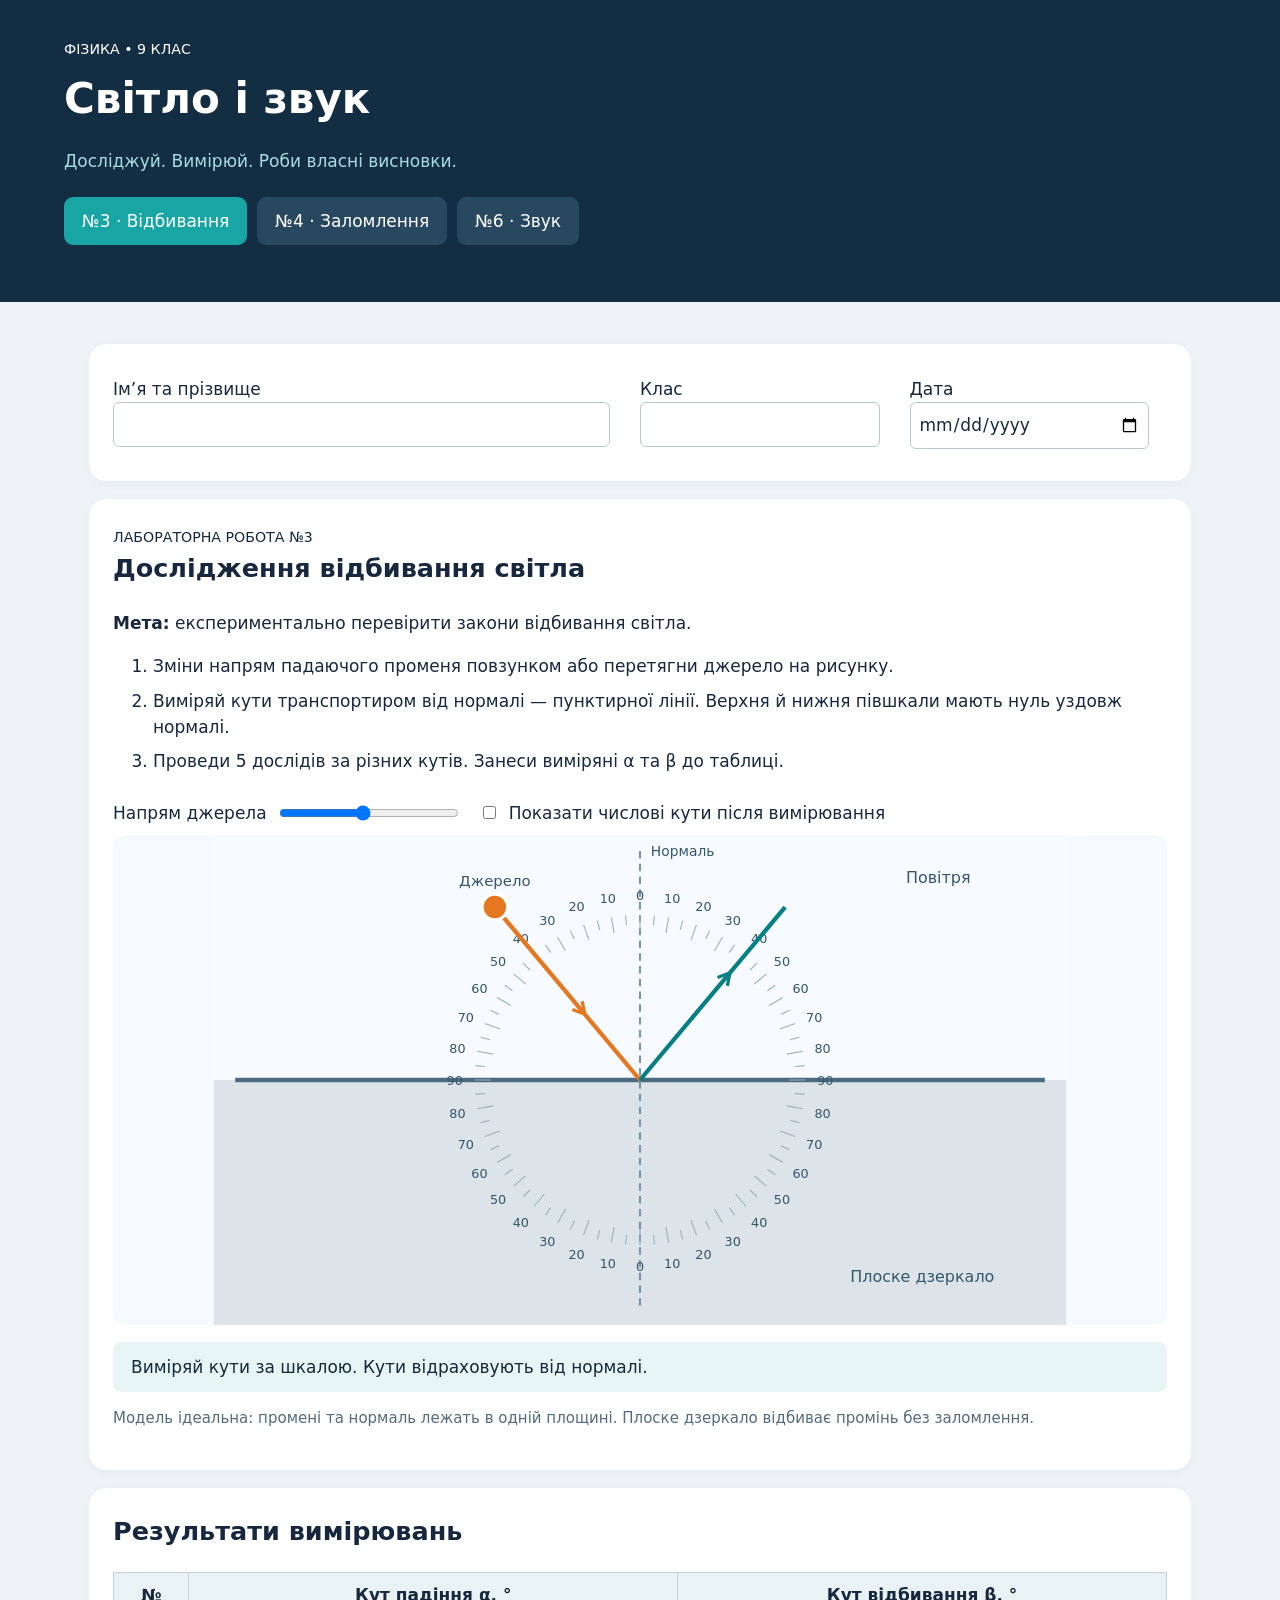
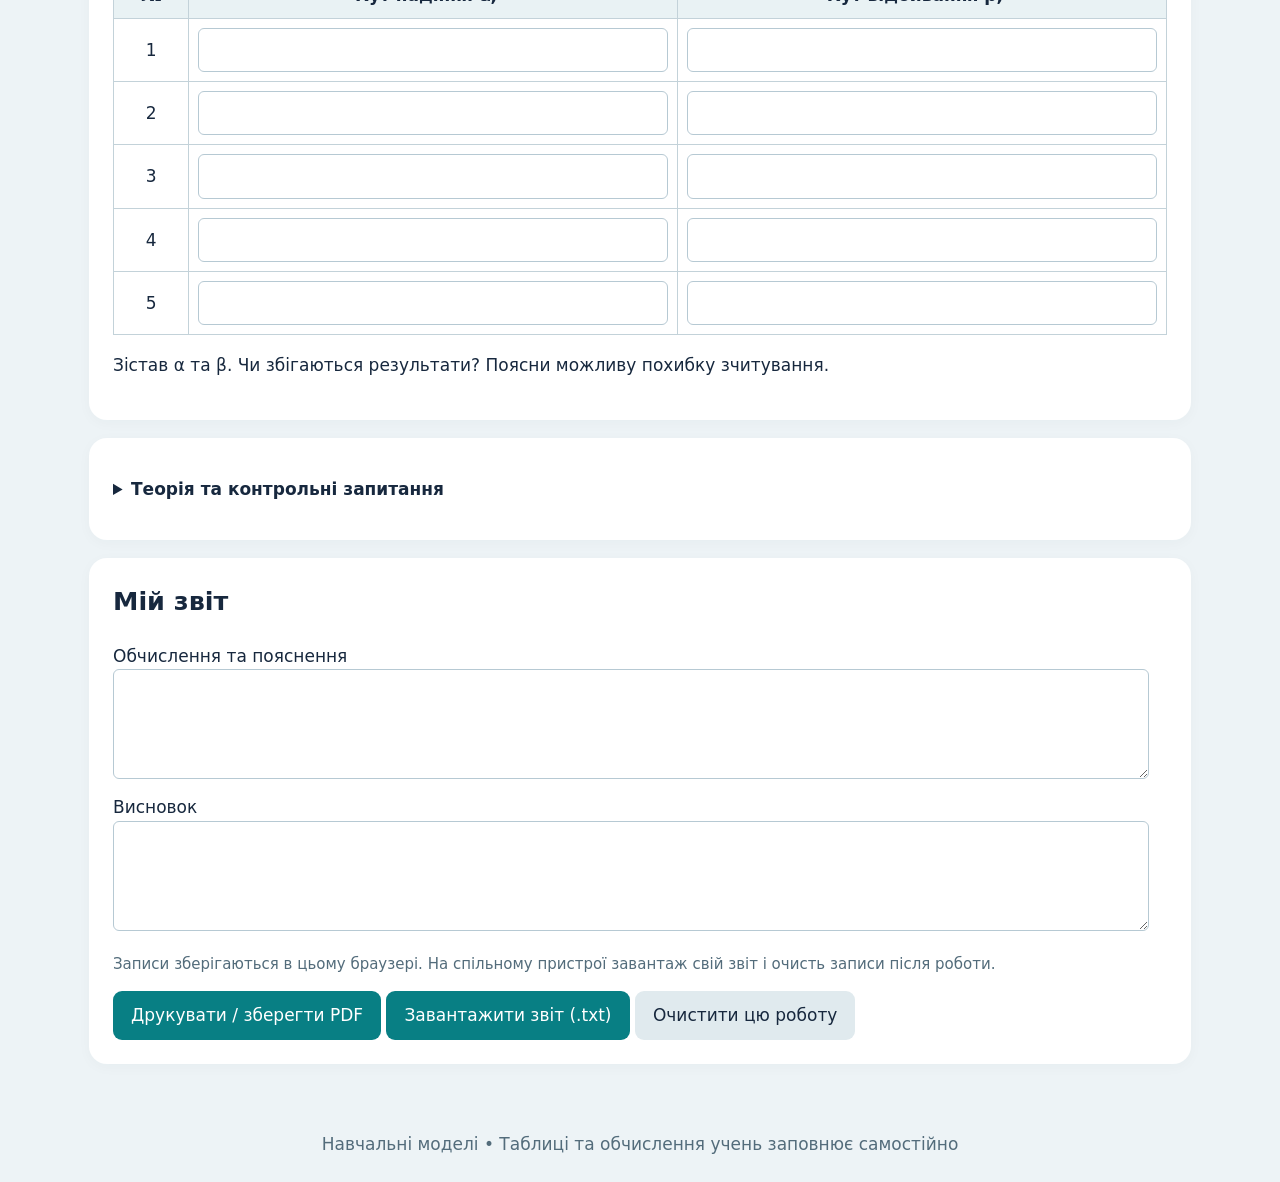
<file: grade9/index.html>
<!doctype html><html lang="uk"><meta charset="utf-8"><meta name="viewport" content="width=device-width,initial-scale=1"><title>Світло і звук • Віртуальна лабораторія</title><style>
:root{--ink:#17283e;--teal:#087f84}*{box-sizing:border-box}body{margin:0;background:#edf3f6;color:var(--ink);font:17px/1.55 system-ui}header{background:#132d43;color:white;padding:35px max(5vw,20px)}header p{color:#a9dce1}h1{font-size:clamp(27px,4vw,42px);margin:5px 0}nav{display:flex;gap:10px;flex-wrap:wrap;margin:22px 0}button,select,input,textarea{font:inherit}button{border:0;border-radius:9px;padding:11px 18px;background:var(--teal);color:white;cursor:pointer}button.secondary{background:#e0eaee;color:var(--ink)}nav button{background:#28485f}nav button.active{background:#18a5a4}main{max-width:1150px;margin:auto;padding:24px}.card{background:white;border-radius:18px;padding:24px;margin:18px 0;box-shadow:0 3px 14px #17334a08}h2{margin-top:0}label{display:inline-flex;align-items:center;gap:10px;margin:8px 18px 8px 0}input[type=range]{width:180px}input:not([type=range]),textarea{border:1px solid #b6c9d3;border-radius:6px;padding:8px;width:100%;color:var(--ink);background:#fff}textarea{min-height:110px;resize:vertical}.identity{display:grid;grid-template-columns:2fr 1fr 1fr;gap:12px}.identity label{display:block}svg{width:100%;max-height:490px;background:#f5fafc;border-radius:12px}.readout{background:#e7f6f4;padding:12px 18px;border-radius:8px;margin:10px 0}.scroll{overflow:auto}table{border-collapse:collapse;width:100%;min-width:580px}th,td{border:1px solid #c3d2d9;padding:9px;text-align:center}th{background:#e9f2f4}td input{min-width:65px}.hint{color:#536c7b;font-size:15px}details{margin:14px 0}summary{cursor:pointer;font-weight:650}.hidden{display:none}ol li{margin:8px 0}a{color:#087f84}footer{text-align:center;color:#536c7b;padding:25px}@media(max-width:650px){main{padding:12px}.card{padding:16px}.identity{grid-template-columns:1fr}label{display:flex;flex-wrap:wrap}}@media print{header,nav,.controls,button,footer{display:none}body{background:white;font-size:12px}.card{box-shadow:none;break-inside:avoid;padding:10px}main{padding:0}textarea{min-height:70px}svg{max-height:250px}details{display:block}table{min-width:0}input{border:0!important}h2{font-size:18px}}
</style><header><small>ФІЗИКА • 9 КЛАС</small><h1>Світло і звук</h1><p>Досліджуй. Вимірюй. Роби власні висновки.</p><nav><button data-tab="3">№3 · Відбивання</button><button data-tab="4">№4 · Заломлення</button><button data-tab="6">№6 · Звук</button></nav></header><main><div class="card identity"><label>Ім’я та прізвище<input id="student"></label><label>Клас<input id="grade"></label><label>Дата<input type="date" id="date"></label></div><div id="content"></div><div class="card"><h2>Мій звіт</h2><label style="display:block">Обчислення та пояснення<textarea id="calc"></textarea></label><label style="display:block">Висновок<textarea id="conclusion"></textarea></label><p class="hint">Записи зберігаються в цьому браузері. На спільному пристрої завантаж свій звіт і очисть записи після роботи.</p><button id="print">Друкувати / зберегти PDF</button> <button id="export">Завантажити звіт (.txt)</button> <button class="secondary" id="clear">Очистити цю роботу</button><span id="status" role="status"></span></div></main><footer>Навчальні моделі • Таблиці та обчислення учень заповнює самостійно</footer><script>
const $=s=>document.querySelector(s);let current=['3','4','6'].includes(location.hash.slice(1))?location.hash.slice(1):'3',audio,osc,gain,playing=false,phase=0;const data={};try{Object.assign(data,JSON.parse(localStorage.getItem('anna-optics-sound-v1')||'{}'))}catch(e){}const state={angle:40,material:'water',freq:440,amp:0.25,length:12,source:'tone'};
const titles={3:'Дослідження відбивання світла',4:'Дослідження заломлення світла',6:'Дослідження звукових коливань'};
function table(id,heads,rows){return `<div class="scroll"><table><thead><tr>${heads.map(h=>`<th>${h}</th>`).join('')}</tr></thead><tbody>${Array.from({length:rows},(_,r)=>`<tr><td>${r+1}</td>${heads.slice(1).map((h,c)=>`<td><input aria-label="${h}, дослід ${r+1}" id="${id}-${r}-${c}"></td>`).join('')}</tr>`).join('')}</tbody></table></div>`}
function save(){const d={};document.querySelectorAll('main input,main textarea').forEach(x=>d[x.id]=x.value);data[current]=d;try{localStorage.setItem('anna-optics-sound-v1',JSON.stringify(data));$('#status').textContent=' Збережено'}catch(e){$('#status').textContent=' Збереження недоступне — завантаж звіт'}}
function stop(){if(osc){osc.stop();osc.disconnect();osc=null}playing=false;let b=$('#sound');if(b)b.textContent='Увімкнути звук'}
function render(){stop();$('nav').querySelectorAll('button').forEach(b=>b.classList.toggle('active',b.dataset.tab===current));let text=`<section class="card"><small>ЛАБОРАТОРНА РОБОТА №${current}</small><h2>${titles[current]}</h2>`;
if(current==='3'||current==='4'){let ref=current==='3';text+=`<p><b>Мета:</b> ${ref?'експериментально перевірити закони відбивання світла.':'визначити показник заломлення води та скла відносно повітря.'}</p><ol><li>Зміни напрям падаючого променя повзунком або перетягни джерело на рисунку.</li><li>Виміряй кути транспортиром від нормалі — пунктирної лінії. Верхня й нижня півшкали мають нуль уздовж нормалі.</li><li>${ref?'Проведи 5 дослідів за різних кутів. Занеси виміряні α та β до таблиці.':'Проведи по 3 досліди для води й скла за різних ненульових кутів. Обчисли синуси (режим DEG) і n₂₁.'}</li></ol><div class="controls"><label>Напрям джерела<input id="angle" type="range" min="5" max="80" value="40"></label>${ref?'':`<label>Середовище<select id="material"><option value="water">Вода</option><option value="glass">Скло</option></select></label>`}<label><input type="checkbox" id="read" style="width:auto"> Показати числові кути після вимірювання</label></div><svg id="scene" viewBox="0 0 800 460" role="img" aria-label="Промені світла та транспортир"></svg><div class="readout" id="measure">Виміряй кути за шкалою.</div><p class="hint">Модель ідеальна: промені та нормаль лежать в одній площині. ${ref?'Плоске дзеркало відбиває промінь без заломлення.':'Показники середовищ у моделі сталі; дисперсією знехтувано. Слабкий відбитий промінь не показаний.'}</p></section><section class="card"><h2>Результати вимірювань</h2>`;
if(ref)text+=table('reflection',['№','Кут падіння α, °','Кут відбивання β, °'],5)+`<p>Зістав α та β. Чи збігаються результати? Поясни можливу похибку зчитування.</p>`;
else{for(const [id,name]of [['water','Вода'],['glass','Скло']])text+=`<h3>${name}</h3>`+table(id,['№','α, °','γ, °','sin α','sin γ','n₂₁'],3);text+='<p><b>Формула:</b> n₂₁ = sin α / sin γ. За α = 0° цей спосіб дає невизначеність 0/0: використовуй ненульові кути.</p><p>Порівняй результати трьох дослідів. Чи залежить показник заломлення від кута падіння?</p>'}
text+=`</section><section class="card"><details><summary>Теорія та контрольні запитання</summary>${ref?'<p>Кут падіння дорівнює куту відбивання. Падаючий промінь, відбитий промінь і нормаль у точці падіння лежать в одній площині.</p><ol><li>Чому запітнілі окуляри погіршують видимість?</li><li>Порівняй відстані від предмета до дзеркала та від дзеркала до зображення.</li><li>Як нахилити дзеркало до горизонту, щоб за висоти Сонця 30° спрямувати промені вертикально вниз?</li></ol><p>Творче завдання: склади план вимірювання висоти кімнати за допомогою плоского дзеркала.</p>':'<p>n₁ sin α = n₂ sin γ. Падаючий промінь, заломлений промінь і нормаль лежать в одній площині. При переході з повітря у воду або скло промінь наближається до нормалі.</p><ol><li>Як відхиляється промінь при переході з води у повітря, якщо заломлення можливе?</li><li>Де швидкість світла більша: у склі чи в алмазі з більшим показником заломлення?</li><li>Намалюй хід променя крізь плоскопаралельну скляну пластинку.</li></ol><p>Творче завдання: запропонуй домашній дослід із визначення показника заломлення води.</p>'}</details></section>`;
}else{text+=`<p><b>Мета:</b> дослідити зв’язок амплітуди з гучністю та частоти з висотою тону.</p><p>Це генератор ідеалізованого звуку, а не запис мікрофона. Відносний рівень у дБ обчислюється щодо амплітуди 1 і не є виміряним рівнем звукового тиску в кімнаті.</p><ol><li>За сталої частоти порівняй дві амплітуди.</li><li>За сталої амплітуди зміни частоту; досліди ноти.</li><li>Обери лінійку: порівняй два відхилення за сталої довжини, потім зміни довжину.</li></ol><div class="controls"><label>Джерело<select id="source"><option value="tone">Чистий тон</option><option value="ruler">Лінійка</option></select></label><label>Частота, Гц<input id="freq" type="range" min="100" max="1200" value="440"></label><label>Амплітуда, відн. од.<input id="amp" type="range" min="0.02" max="0.8" step="0.01" value="0.25"></label><label>Виступ лінійки, см<input id="length" type="range" min="6" max="20" value="12"></label><label>Нота (4-та октава)<select id="note"><option value="">Обери</option>${[['До',261.63],['Ре',293.66],['Мі',329.63],['Фа',349.23],['Соль',392],['Ля',440],['Сі',493.88]].map(([n,f])=>`<option value="${f}">${n}</option>`).join('')}</select></label><button id="sound">Увімкнути звук</button><p class="hint">Почни з малої гучності пристрою. Звук вмикається лише кнопкою.</p></div><svg id="scene" viewBox="0 0 800 360" role="img" aria-label="Осцилограма звуку"></svg><div id="measure" class="readout"></div><p class="hint">Графік показує 20 мс. Лінійка: f = 440 · (12 / L)²; матеріал і товщина сталі. Модель малих коливань, без затухання; звук відтворюється основним тоном.</p></section><section class="card"><h2>1. Амплітуда і гучність</h2>${table('loud',['№','Опис звуку','A, відн. од.','f, Гц','Відносний рівень, дБ'],2)}<h2>2. Висота тону</h2>${table('notes',['№','Нота','f, Гц','T, с'],7)}<p>T = 1 / f. Порівняй висоту тону та частоту.</p><h2>3. Коливання лінійки</h2>${table('ruler',['№','L, см','A, відн. од.','f, Гц','Відносний рівень, дБ'],3)}<p>Досліди 1–2: та сама довжина, різні амплітуди. Дослід 3: інша довжина за тієї самої амплітуди, що в досліді 2.</p></section><section class="card"><details><summary>Теорія, контрольні та творчі завдання</summary><p>Висота тону залежить насамперед від частоти. За незмінних інших умов більша амплітуда відповідає більшій інтенсивності й зазвичай більшій гучності. Гучність — суб’єктивне відчуття; інтенсивність — фізична величина.</p><p>Відносний рівень: ΔL = 20 lg(A / A₀), A₀ = 1. Від’ємні значення означають рівень нижчий за обрану опору.</p><ol><li>Які характеристики хвилі змінюються при переході в інше середовище?</li><li>Чому зачинене вікно послаблює вуличний шум?</li><li>Відлуння повернулося через 2 с. Знайди відстань до перешкоди, якщо v = 340 м/с.</li></ol><p>Творче завдання: склади план порівняння звукопоглинання різними матеріалами. Поясни, як забезпечити однакові умови.</p></details></section>`}
$('#content').innerHTML=text;const d=data[current]||{};document.querySelectorAll('main input,main textarea').forEach(x=>{if(x.type!=='range'&&x.type!=='checkbox')x.value=d[x.id]||''});$('#calc').value=d.calc||'';$('#conclusion').value=d.conclusion||'';$('#status').textContent='';
if(current!=='6'){state.angle=40;state.material='water';$('#angle').oninput=e=>{state.angle=+e.target.value;draw()};if($('#material'))$('#material').onchange=e=>{state.material=e.target.value;draw()};$('#read').onchange=draw;let drag=false;$('#scene').onpointerdown=e=>{drag=true;$('#scene').setPointerCapture(e.pointerId);move(e)};$('#scene').onpointermove=e=>{if(drag)move(e)};$('#scene').onpointerup=()=>drag=false;$('#scene').onpointercancel=()=>drag=false;function move(e){const p=$('#scene').createSVGPoint();p.x=e.clientX;p.y=e.clientY;const q=p.matrixTransform($('#scene').getScreenCTM().inverse());if(q.x<400&&q.y<230){state.angle=Math.max(5,Math.min(80,Math.atan2(400-q.x,230-q.y)*180/Math.PI));$('#angle').value=state.angle;draw()}}}else{Object.assign(state,{freq:440,amp:.25,length:12,source:'tone'});['freq','amp','length','source'].forEach(id=>$('#'+id).oninput=e=>{state[id]=id==='source'?e.target.value:+e.target.value;updateSound();draw()});$('#note').onchange=e=>{if(e.target.value){state.source='tone';$('#source').value='tone';state.freq=+e.target.value;$('#freq').value=state.freq;updateSound();draw()}};$('#sound').onclick=async()=>{if(playing){stop();return}try{audio=audio||new(window.AudioContext||window.webkitAudioContext)();await audio.resume();osc=audio.createOscillator();gain=audio.createGain();osc.connect(gain);gain.connect(audio.destination);playing=true;updateSound();osc.start();$('#sound').textContent='Зупинити звук'}catch(e){$('#measure').textContent='Звук недоступний у цьому браузері. Графік працює.'}}}draw()}
function line(x,y,a,b,color,width=3,dash=''){return `<line x1="${x}" y1="${y}" x2="${a}" y2="${b}" stroke="${color}" stroke-width="${width}" ${dash?`stroke-dasharray="${dash}"`:''}/>`}function label(x,y,t,size=15,color='#35566b'){return `<text x="${x}" y="${y}" text-anchor="middle" font-size="${size}" fill="${color}">${t}</text>`}function ray(x,y,a,b,color){return line(x,y,a,b,color,4)+`<path d="M-11 -6 L0 0 L-11 6" fill="none" stroke="${color}" stroke-width="3" transform="translate(${x+(a-x)*.62} ${y+(b-y)*.62}) rotate(${Math.atan2(b-y,a-x)*180/Math.PI})"/>`}
function draw(){let svg=$('#scene');if(!svg)return;if(current==='6'){let f=frequency(),a=state.amp;let s='';for(let i=0;i<=10;i++){let x=60+i*68;s+=line(x,40,x,290,'#d5e3e9',1)+label(x,315,i*2)}s+=line(60,165,750,165,'#829aa8',1)+label(400,348,'Час, мс')+label(95,25,'A, відн. од.');s+=label(30,65,'+0,8')+label(30,170,'0')+label(30,275,'−0,8');let p='';for(let x=0;x<=680;x++){let y=165-125*a/.8*Math.sin(2*Math.PI*f*x/680*.02);p+=(x?'L':'M')+(60+x)+' '+y}svg.innerHTML=s+`<path d="${p}" fill="none" stroke="#087f84" stroke-width="3"/>`;$('#measure').textContent=`f = ${f.toFixed(2)} Гц · A = ${a.toFixed(2)} · ΔL = ${(20*Math.log10(a)).toFixed(1)} дБ`;$('#freq').disabled=state.source==='ruler';$('#length').disabled=state.source!=='ruler';return}
let ref=current==='3',a=state.angle*Math.PI/180,g=Math.asin(Math.sin(a)/(state.material==='water'?1.333:1.5)),s=`<rect width="800" height="230" fill="#f7fbff"/><rect y="230" width="800" height="230" fill="${ref?'#dde4e9':'#d4eeed'}"/>`;s+=line(20,230,780,230,'#4b6c80',4)+line(400,15,400,445,'#7996a8',2,'7 5');s+=label(680,45,ref?'Повітря':'Повітря · середовище 1')+label(665,420,ref?'Плоске дзеркало':(state.material==='water'?'Вода':'Скло')+' · середовище 2');for(let d=0;d<360;d+=5){let t=d*Math.PI/180,r=d%10?146:140;s+=line(400+r*Math.sin(t),230-r*Math.cos(t),400+155*Math.sin(t),230-155*Math.cos(t),'#9aadb7',1);if(d%10===0){let n=d<=90?d:d<=180?180-d:d<=270?d-180:360-d;s+=label(400+174*Math.sin(t),235-174*Math.cos(t),n,12)}}let sx=400-212*Math.sin(a),sy=230-212*Math.cos(a);s+=ray(sx,sy,400,230,'#e47720');s+=ref?ray(400,230,400+212*Math.sin(a),230-212*Math.cos(a),'#087f84'):ray(400,230,400+212*Math.sin(g),230+212*Math.cos(g),'#087f84');s+=`<circle cx="${sx}" cy="${sy}" r="12" fill="#e47720" stroke="white" stroke-width="3"/>`+label(sx,sy-20,'Джерело',14)+label(440,20,'Нормаль',13);svg.innerHTML=s;$('#measure').textContent=$('#read').checked?`α = ${state.angle.toFixed(1)}° · ${ref?'β = '+state.angle.toFixed(1):'γ = '+(g*180/Math.PI).toFixed(1)}°`:'Виміряй кути за шкалою. Кути відраховують від нормалі.'}
function frequency(){return state.source==='ruler'?440*(12/state.length)**2:state.freq}function updateSound(){if(playing&&osc){osc.frequency.setTargetAtTime(frequency(),audio.currentTime,.02);gain.gain.setTargetAtTime(state.amp*.12,audio.currentTime,.02)}}
document.querySelectorAll('nav button').forEach(b=>b.onclick=()=>{save();current=b.dataset.tab;location.hash=current;render()});document.querySelector('main').addEventListener('input',e=>{if(e.target.matches('textarea,input:not([type=range]):not([type=checkbox])'))save()});$('#print').onclick=()=>{stop();save();window.print()};$('#export').onclick=()=>{save();let t=`Лабораторна робота №${current}\n${titles[current]}\n\n`;document.querySelectorAll('.identity input').forEach(x=>t+=x.closest('label').textContent+': '+x.value+'\n');document.querySelectorAll('#content table').forEach(tab=>{let h=tab.previousElementSibling;t+='\n'+(h?h.textContent:'Результати')+'\n';tab.querySelectorAll('tr').forEach(r=>{t+=[...r.cells].map(c=>c.querySelector('input')?.value??c.textContent).join('\t')+'\n'})});t+='\nОбчислення:\n'+$('#calc').value+'\n\nВисновок:\n'+$('#conclusion').value;let url=URL.createObjectURL(new Blob([t],{type:'text/plain;charset=utf-8'}));let a=document.createElement('a');a.href=url;a.download=`laboratory-${current}.txt`;a.click();setTimeout(()=>URL.revokeObjectURL(url),1000)};$('#clear').onclick=()=>{if(confirm('Очистити записи лише поточної роботи?')){delete data[current];try{localStorage.setItem('anna-optics-sound-v1',JSON.stringify(data))}catch(e){}render()}};document.addEventListener('visibilitychange',()=>{if(document.hidden)stop()});render();
</script></html>
</file>
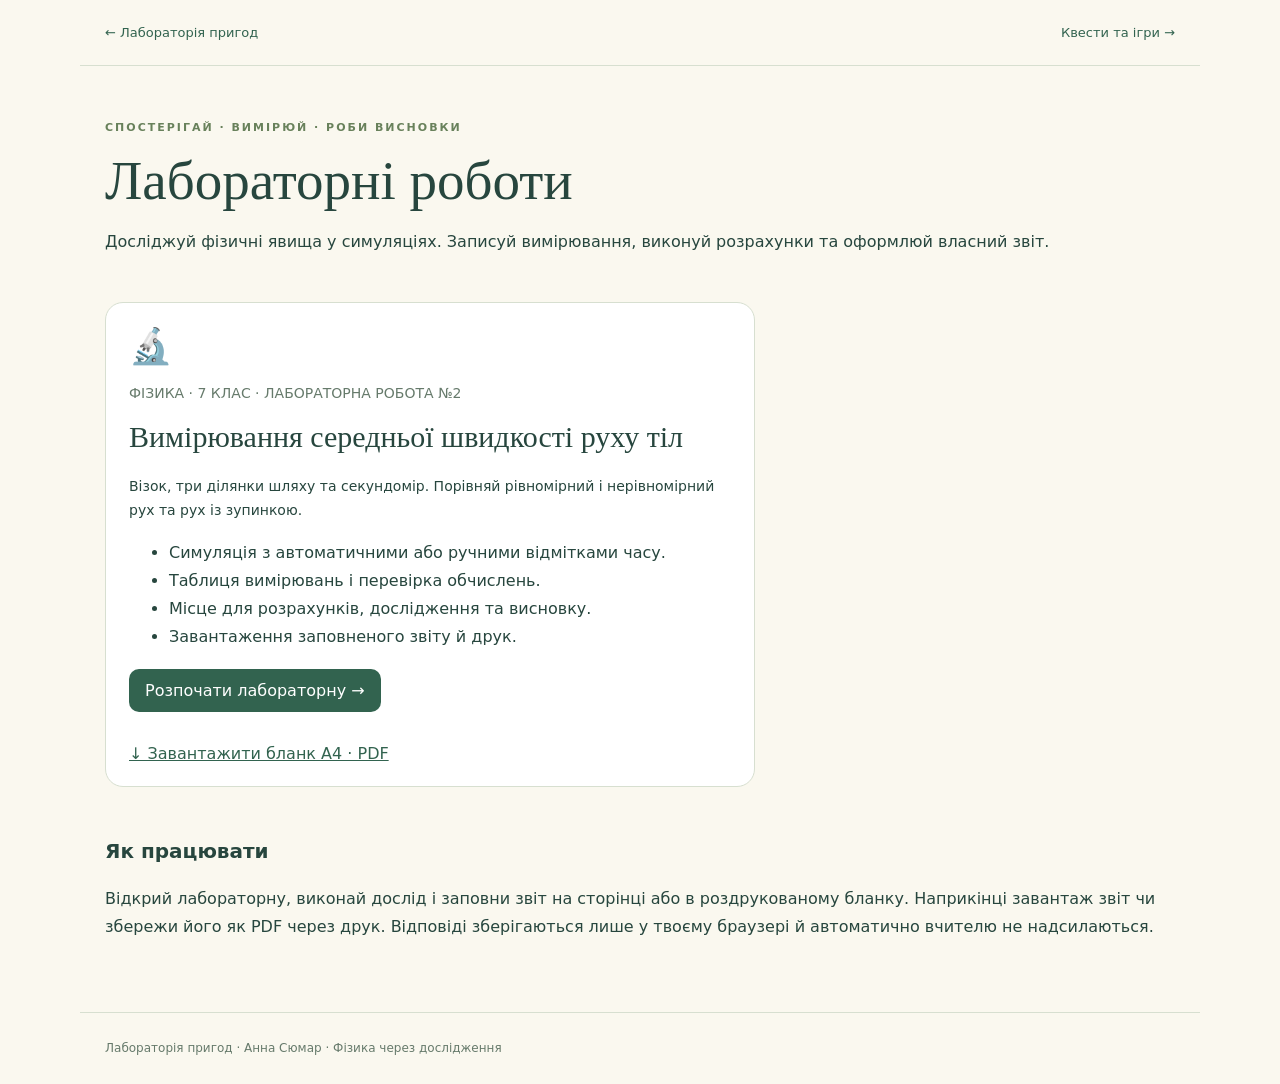
<file: laboratory/index.html>
<!doctype html><html lang="uk"><head><meta charset="utf-8"><meta name="viewport" content="width=device-width,initial-scale=1"><meta name="description" content="Інтерактивні лабораторні роботи з фізики: симуляції, таблиці вимірювань, розрахунки та висновки."><title>Лабораторні роботи · Лабораторія пригод</title><link rel="stylesheet" href="styles.css"><style>.launch{display:inline-block;text-decoration:none;padding:12px 16px;border-radius:10px;background:#32634f;color:#fff}.download{display:inline-block;margin-top:14px}.labcard{max-width:650px}.badge{font-size:12px;color:#667a6b}</style></head><body><header><a href="../">← Лабораторія пригод</a><a href="../#catalog">Квести та ігри →</a></header><main><section class="hero"><div class="eyebrow">СПОСТЕРІГАЙ · ВИМІРЮЙ · РОБИ ВИСНОВКИ</div><h1>Лабораторні роботи</h1><p>Досліджуй фізичні явища у симуляціях. Записуй вимірювання, виконуй розрахунки та оформлюй власний звіт.</p></section><article class="card labcard"><div class="icon" aria-hidden="true">🔬</div><p class="badge">ФІЗИКА · 7 КЛАС · ЛАБОРАТОРНА РОБОТА №2</p><h2>Вимірювання середньої швидкості руху тіл</h2><p>Візок, три ділянки шляху та секундомір. Порівняй рівномірний і нерівномірний рух та рух із зупинкою.</p><ul><li>Симуляція з автоматичними або ручними відмітками часу.</li><li>Таблиця вимірювань і перевірка обчислень.</li><li>Місце для розрахунків, дослідження та висновку.</li><li>Завантаження заповненого звіту й друк.</li></ul><div class="actions"><a class="launch" href="average-speed/">Розпочати лабораторну →</a></div><a class="download" href="average-speed/blank.pdf" download>↓ Завантажити бланк А4 · PDF</a></article><section class="hero"><h3>Як працювати</h3><p>Відкрий лабораторну, виконай дослід і заповни звіт на сторінці або в роздрукованому бланку. Наприкінці завантаж звіт чи збережи його як PDF через друк. Відповіді зберігаються лише у твоєму браузері й автоматично вчителю не надсилаються.</p></section></main><footer>Лабораторія пригод · Анна Сюмар · Фізика через дослідження</footer></body></html>
</file>
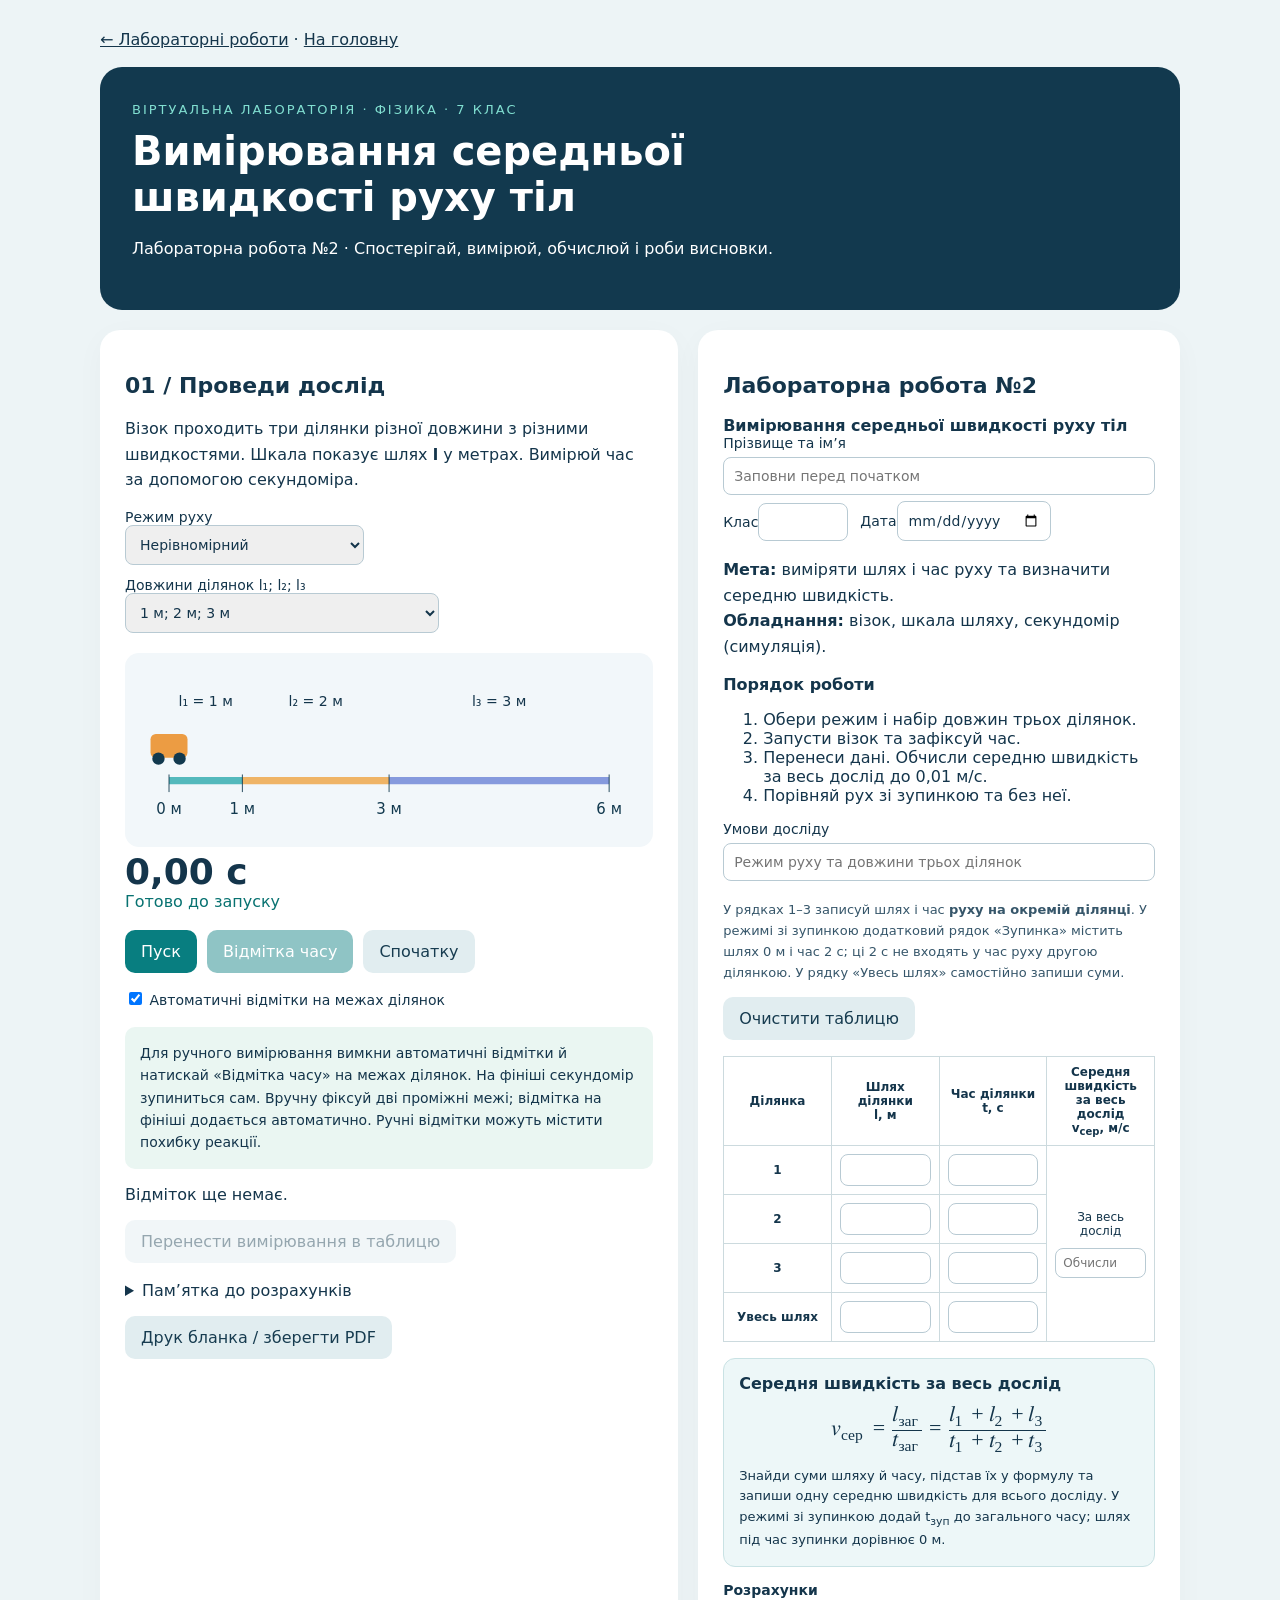
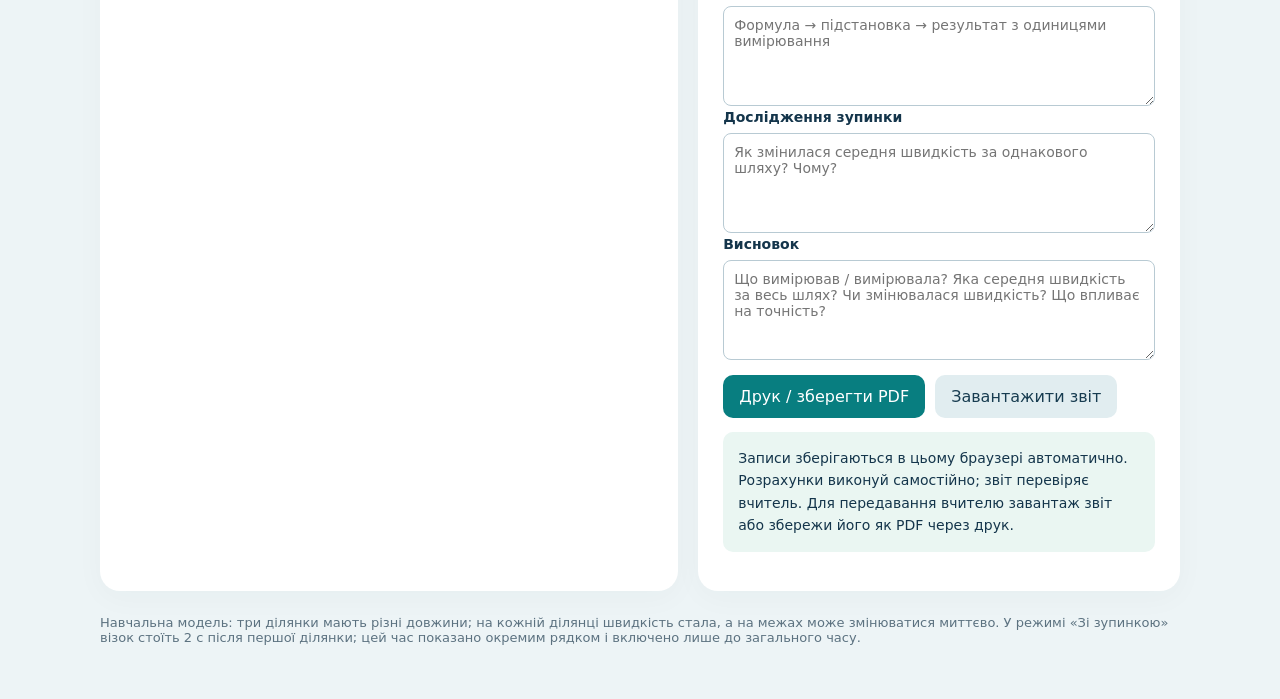
<file: laboratory/average-speed/index.html>
<!doctype html><html lang="uk"><meta charset="utf-8"><meta name="viewport" content="width=device-width,initial-scale=1"><title>Лабораторна №2 · Середня швидкість</title><style>
:root{font-family:system-ui,sans-serif;color:#14354b;background:#edf4f6}*{box-sizing:border-box}body{margin:0}main{max-width:1120px;margin:auto;padding:30px 20px}header{background:#12394e;color:white;padding:32px;border-radius:22px}h1{font-size:clamp(25px,4vw,40px);margin:10px 0}h2{font-size:22px}p{line-height:1.6}.tag{color:#81dfd1;letter-spacing:2px;font-size:13px}.grid{display:grid;grid-template-columns:1.2fr 1fr;gap:20px;margin-top:20px}.card{padding:25px;background:white;border-radius:20px;box-shadow:0 7px 30px #12394e08}.controls{display:flex;flex-wrap:wrap;gap:12px;align-items:end}label{display:block;font-size:14px}input,select,textarea{border:1px solid #b8cad3;border-radius:8px;padding:10px;font:inherit;color:inherit;max-width:100%}select{width:100%}button,.link{border:0;background:#087e80;color:white;padding:12px 16px;border-radius:10px;font:inherit;cursor:pointer;text-decoration:none;display:inline-block}button:disabled{opacity:.45;cursor:default}.secondary{background:#e1edf0;color:#173c50}svg{width:100%;height:auto;background:#f2f7fa;border-radius:14px;margin-top:20px}.clock{font-variant-numeric:tabular-nums;font-size:36px;font-weight:700}.status{min-height:26px;color:#087271}table{width:100%;border-collapse:collapse;margin:16px 0}th,td{border:1px solid #ccdade;padding:8px;text-align:center;font-size:14px}td input{width:100%;min-width:55px;padding:7px}textarea{width:100%;min-height:100px;margin-top:8px}.note{background:#eaf6f2;padding:15px;border-radius:10px;font-size:14px}.field{width:100%;margin:6px 0}.actions{display:flex;gap:10px;flex-wrap:wrap;margin-top:12px}details{margin-top:18px}small{line-height:1.6}footer{margin:24px 0;color:#5c7280;font-size:13px}@media(max-width:850px){.grid{grid-template-columns:1fr}header,.card{padding:20px}}@media print{body{background:white}.simulation,header,.actions,.note,details,footer,.instructions{display:none!important}.grid{display:block}.card{box-shadow:none;padding:0}main{padding:0}.report{width:100%}textarea{min-height:110px;border:0;border-bottom:1px solid #999}input{border:0}h2{font-size:18px}table{margin:10px 0}@page{size:A4;margin:15mm}}

.measurement-log{overflow-x:auto;margin:16px 0}.measurement-log table{min-width:310px}.measurement-log caption{text-align:left;font-weight:700;margin-bottom:8px}.measurement-log th{font-size:12px;background:#edf7f8}.measurement-log td{font-variant-numeric:tabular-nums}.measurement-help{font-size:13px;color:#36566a}.report-state{margin:14px 0;padding:12px;border-radius:10px;background:#fff3d9;color:#704b0c;font-size:14px;line-height:1.5}.report-state.current{background:#e6f6ef;color:#15553e}[hidden]{display:none!important}@media print{.report-state,.measurement-help{display:none!important}}
.total-formula{background:#edf7f8;border:1px solid #c9e2e4;padding:15px;border-radius:12px;margin:15px 0}.total-formula math{font-size:22px;margin:14px 0}.total-formula p{font-size:13px;margin-bottom:0}.report td[rowspan]{vertical-align:middle;min-width:105px}.report td[rowspan] label{font-size:12px}.report td[rowspan] input{margin-top:10px}.report table{table-layout:fixed}.report th{font-size:12px;overflow-wrap:anywhere}@media(max-width:500px){.report th,.report td{padding:5px}.report td input{min-width:0}.report th{font-size:11px}.total-formula math{font-size:20px}}
</style><main><nav class="simulation" style="margin-bottom:18px"><a href="../" style="color:#14354b">← Лабораторні роботи</a> · <a href="../../" style="color:#14354b">На головну</a></nav><header><span class="tag">ВІРТУАЛЬНА ЛАБОРАТОРІЯ · ФІЗИКА · 7 КЛАС</span><h1>Вимірювання середньої<br>швидкості руху тіл</h1><p>Лабораторна робота №2 · Спостерігай, вимірюй, обчислюй і роби висновки.</p></header><div class="grid"><section class="card simulation"><h2>01 / Проведи дослід</h2><p>Візок проходить три ділянки різної довжини з різними швидкостями. Шкала показує шлях <b>l</b> у метрах. Вимірюй час за допомогою секундоміра.</p><div class="controls"><label>Режим руху<select id="mode"><option value="uneven">Нерівномірний</option><option value="stop">Зі зупинкою</option></select></label><label>Довжини ділянок l₁; l₂; l₃<select id="length"><option value="1,2,3">1 м; 2 м; 3 м</option><option value="2,1,3">2 м; 1 м; 3 м</option><option value="3,2,1">3 м; 2 м; 1 м</option></select></label></div><svg viewBox="0 0 600 220" role="img" aria-label="Візок рухається вздовж шкали шляху"><path d="M50 145H550" stroke="#9db1bc" stroke-width="6"/><g id="ticks"></g><g id="cart" transform="translate(50 120)"><rect x="-21" y="-28" width="42" height="27" rx="6" fill="#ec9c43"/><circle cx="-12" cy="0" r="7" fill="#12394e"/><circle cx="12" cy="0" r="7" fill="#12394e"/></g></svg><div class="clock" id="clock">0,00 с</div><div class="status" id="status" aria-live="polite">Готово до запуску</div><div class="actions"><button id="start">Пуск</button><button id="mark" disabled>Відмітка часу</button><button id="reset" class="secondary">Спочатку</button></div><p><label><input type="checkbox" id="auto" checked> Автоматичні відмітки на межах ділянок</label></p><p class="note">Для ручного вимірювання вимкни автоматичні відмітки й натискай «Відмітка часу» на межах ділянок. На фініші секундомір зупиниться сам. Вручну фіксуй дві проміжні межі; відмітка на фініші додається автоматично. Ручні відмітки можуть містити похибку реакції.</p><div id="log" class="measurement-log" aria-live="polite">Відміток ще немає.</div><button id="transfer" class="secondary" disabled>Перенести вимірювання в таблицю</button><details><summary>Пам’ятка до розрахунків</summary><p>v<sub>сер</sub> = l<sub>заг</sub> / t<sub>заг</sub><br>l<sub>заг</sub> = l₁ + l₂ + l₃<br>t<sub>заг</sub> = t₁ + t₂ + t₃ (зі зупинкою: + t<sub>зуп</sub>)</p><p>Час ділянки — різниця двох сусідніх відміток секундоміра: t₁ = T₁; t₂ = T₂ − T₁ (зі зупинкою: t₂ = T₂ − T₁ − tзуп); t₃ = T₃ − T₂. Велика T — показ секундоміра від початку руху, мала t — тривалість окремої ділянки. Час зупинки входить у загальний час досліду. Середнє арифметичне швидкостей ділянок не замінює формулу для всього шляху.</p></details><button class="secondary" style="margin-top:16px" type="button" onclick="document.getElementById('print').click()">Друк бланка / зберегти PDF</button></section><section class="card report"><h2>Лабораторна робота №2</h2><b>Вимірювання середньої швидкості руху тіл</b><label>Прізвище та ім’я<input class="field" id="name" placeholder="Заповни перед початком"></label><div class="controls"><label>Клас<input id="class" size="5"></label><label>Дата<input id="date" type="date"></label></div><p><b>Мета:</b> виміряти шлях і час руху та визначити середню швидкість.<br><b>Обладнання:</b> візок, шкала шляху, секундомір (симуляція).</p><div class="instructions"><b>Порядок роботи</b><ol><li>Обери режим і набір довжин трьох ділянок.</li><li>Запусти візок та зафіксуй час.</li><li>Перенеси дані. Обчисли середню швидкість за весь дослід до 0,01 м/с.</li><li>Порівняй рух зі зупинкою та без неї.</li></ol></div><p id="report-state" class="report-state" role="status" hidden></p><label>Умови досліду<input id="conditions" class="field" placeholder="Режим руху та довжини трьох ділянок"></label><p class="measurement-help">У рядках 1–3 записуй шлях і час <b>руху на окремій ділянці</b>. У режимі зі зупинкою додатковий рядок «Зупинка» містить шлях 0 м і час 2 с; ці 2 с не входять у час руху другою ділянкою. У рядку «Увесь шлях» самостійно запиши суми.</p><div class="actions simulation"><button id="clear-table" class="secondary" type="button">Очистити таблицю</button></div><table><thead><tr><th>Ділянка</th><th>Шлях ділянки<br>l, м</th><th>Час ділянки<br>t, с</th><th>Середня швидкість<br>за весь дослід<br>v<sub>сер</sub>, м/с</th></tr></thead><tbody id="table"></tbody></table><div class="total-formula"><b>Середня швидкість за весь дослід</b><math id="normal-formula" display="block" aria-label="Середня швидкість дорівнює загальному шляху, поділеному на загальний час, тобто сумі шляхів трьох ділянок, поділеній на суму їхніх часів"><msub><mi>v</mi><mtext>сер</mtext></msub><mo>=</mo><mfrac><msub><mi>l</mi><mtext>заг</mtext></msub><msub><mi>t</mi><mtext>заг</mtext></msub></mfrac><mo>=</mo><mfrac><mrow><msub><mi>l</mi><mn>1</mn></msub><mo>+</mo><msub><mi>l</mi><mn>2</mn></msub><mo>+</mo><msub><mi>l</mi><mn>3</mn></msub></mrow><mrow><msub><mi>t</mi><mn>1</mn></msub><mo>+</mo><msub><mi>t</mi><mn>2</mn></msub><mo>+</mo><msub><mi>t</mi><mn>3</mn></msub></mrow></mfrac></math><math id="stop-formula" hidden display="block" aria-label="Середня швидкість дорівнює загальному шляху, поділеному на загальний час, тобто сумі шляхів трьох ділянок, поділеній на суму їхніх часів і часу зупинки"><msub><mi>v</mi><mtext>сер</mtext></msub><mo>=</mo><mfrac><msub><mi>l</mi><mtext>заг</mtext></msub><msub><mi>t</mi><mtext>заг</mtext></msub></mfrac><mo>=</mo><mfrac><mrow><msub><mi>l</mi><mn>1</mn></msub><mo>+</mo><msub><mi>l</mi><mn>2</mn></msub><mo>+</mo><msub><mi>l</mi><mn>3</mn></msub></mrow><mrow><msub><mi>t</mi><mn>1</mn></msub><mo>+</mo><msub><mi>t</mi><mn>2</mn></msub><mo>+</mo><msub><mi>t</mi><mn>3</mn></msub><mo>+</mo><msub><mi>t</mi><mtext>зуп</mtext></msub></mrow></mfrac></math><p>Знайди суми шляху й часу, підстав їх у формулу та запиши одну середню швидкість для всього досліду. У режимі зі зупинкою додай t<sub>зуп</sub> до загального часу; шлях під час зупинки дорівнює 0 м.</p></div><label><b>Розрахунки</b><textarea id="calc" placeholder="Формула → підстановка → результат з одиницями вимірювання"></textarea></label><label><b>Дослідження зупинки</b><textarea id="compare" placeholder="Як змінилася середня швидкість за однакового шляху? Чому?"></textarea></label><label><b>Висновок</b><textarea id="conclusion" placeholder="Що вимірював / вимірювала? Яка середня швидкість за весь шлях? Чи змінювалася швидкість? Що впливає на точність?"></textarea></label><div class="actions"><button id="print">Друк / зберегти PDF</button><button id="download" class="secondary">Завантажити звіт</button></div><p class="note">Записи зберігаються в цьому браузері автоматично. Розрахунки виконуй самостійно; звіт перевіряє вчитель. Для передавання вчителю завантаж звіт або збережи його як PDF через друк.</p></section></div><footer>Навчальна модель: три ділянки мають різні довжини; на кожній ділянці швидкість стала, а на межах може змінюватися миттєво. У режимі «Зі зупинкою» візок стоїть 2 с після першої ділянки; цей час показано окремим рядком і включено лише до загального часу.</footer></main><script>
const $=id=>document.getElementById(id),fmt=x=>x.toFixed(2).replace('.',',');let running=false,elapsed=0,last=0,marks=[],passed=0,done=false,config;const fields=['name','class','date','conditions','calc','compare','conclusion'];
function buildTable(){
const stopped=$('mode').value==='stop';
const keep=Object.fromEntries([...Array.from({length:4},(_,i)=>['l'+i,'t'+i]).flat(),'v3','lstop','tstop'].map(id=>[id,$(id)?.value||'']));
const rows=[['1',0],...(stopped?[['Зупинка','stop']]:[]),['2',1],['3',2],['Увесь шлях',3]];
$('table').innerHTML='';
rows.forEach(([label,i],n)=>{const tr=document.createElement('tr');tr.innerHTML='<th scope="row">'+label+'</th>'+['l','t'].map(k=>'<td><input aria-label="'+(k==='l'?'Шлях':'Час')+' — '+(i==='stop'?'зупинка':i===3?'увесь дослід':'ділянка '+(i+1))+'" inputmode="decimal" id="'+k+i+'"></td>').join('')+(n===0?'<td rowspan="'+rows.length+'"><label>За весь дослід<input aria-label="Середня швидкість за весь дослід, м/с" inputmode="decimal" id="v3" placeholder="Обчисли"></label></td>':'');$('table').append(tr)});
fields.splice(7);for(let i=0;i<4;i++)fields.push('l'+i,'t'+i);fields.push('v3');if(stopped)fields.push('lstop','tstop');
fields.forEach(id=>{if(keep[id]!==undefined)$(id).value=keep[id]});
$('stop-formula').hidden=!stopped;$('normal-formula').hidden=stopped;
}
buildTable();
try{const saved=JSON.parse(localStorage.getItem('speedLab2')||'{}');fields.forEach(id=>{if(saved[id]!==undefined)$(id).value=saved[id]})}catch{}document.addEventListener('input',()=>{try{localStorage.setItem('speedLab2',JSON.stringify(Object.fromEntries(fields.map(id=>[id,$(id).value]))))}catch{}});
function drawScale(){const c=setup(),colors=['#54b9bc','#efb466','#869add'];$('ticks').innerHTML=c.lengths.map((L,i)=>{const x=50+500*c.positions[i]/c.total,w=500*L/c.total;return '<path d="M'+x+' 145h'+w+'" stroke="'+colors[i]+'" stroke-width="8"/><text x="'+(x+w/2)+'" y="60" text-anchor="middle" fill="#14354b" font-size="16">l'+['₁','₂','₃'][i]+' = '+L+' м</text>'}).join('')+c.positions.map(d=>'<path d="M'+(50+500*d/c.total)+' 138v20" stroke="#12394e"/><text x="'+(50+500*d/c.total)+'" y="183" text-anchor="middle" fill="#12394e" font-size="17">'+d+' м</text>').join('')}
function setup(){const lengths=$('length').value.split(',').map(Number),m=$('mode').value,speeds=[.4,.8,.5],times=lengths.map((L,i)=>L/speeds[i]);if(m==='stop')times[1]+=2;const positions=[0];lengths.forEach(L=>positions.push(positions.at(-1)+L));return {lengths,total:positions[3],positions,m,times,bounds:[times[0],times[0]+times[1],times.reduce((a,b)=>a+b,0)]}}

function hasMeasurements(){return ['conditions','v3',...Array.from({length:4},(_,i)=>['l'+i,'t'+i]).flat(),...($('lstop')?['lstop','tstop']:[])].some(id=>$(id).value.trim())}
function reportState(current=false){const el=$('report-state');el.hidden=!hasMeasurements();el.className='report-state'+(current?' current':'');el.textContent=current?'Вимірювання цього досліду перенесено. Загальний шлях, загальний час і середню швидкість за весь дослід обчисли самостійно.':'У таблиці є попередні або власноруч введені записи. Вони не оновлюються під час запуску нового досліду. Після фінішу натисни «Перенести вимірювання в таблицю».'}
function log(){ const rows=marks.map((m,i)=>'<tr><td>'+(i+1)+'</td><td>'+fmt(config.lengths[i])+'</td><td>'+fmt(m)+'</td><td><b>'+fmt(m-(marks[i-1]||0)-(config.m==='stop'&&i===1?2:0))+'</b></td></tr>'+(config.m==='stop'&&i===0&&elapsed>=config.bounds[0]+2?'<tr><td>Зупинка</td><td>0,00</td><td>'+fmt(config.bounds[0]+2)+'</td><td><b>2,00</b></td></tr>':'')).join('');
$('log').innerHTML='<table><caption>Вимірювання поточного досліду</caption><thead><tr><th>Ділянка</th><th>Шлях ділянки<br>l, м</th><th>Секундомір від початку<br>T, с</th><th>Час ділянки<br>t, с</th></tr></thead><tbody>'+rows+'</tbody></table><p class="measurement-help">У таблицю праворуч переносяться <b>шлях ділянки l</b> та <b>час ділянки t</b>. Покази секундоміра T накопичуються від початку руху.</p>';
$('transfer').disabled=!done||marks.length!==3;
if(!$('auto').checked&&marks.length>=2)$('mark').disabled=true;
}
function mark(t){if(marks.length<3&&(!marks.length||t>marks.at(-1))){marks.push(Math.round(t*100)/100);log()}}
function reset(){buildTable();running=false;done=false;elapsed=0;marks=[];passed=0;$('clock').textContent='0,00 с';$('cart').setAttribute('transform','translate(50 120)');$('status').textContent='Готово до запуску';$('log').textContent='Відміток ще немає.';$('start').disabled=false;$('mark').disabled=true;$('transfer').disabled=true;$('mode').disabled=false;$('length').disabled=false;$('auto').disabled=false;drawScale();reportState()}
function tick(now){if(!running)return;elapsed=Math.min(config.bounds[2],elapsed+(now-last)/1000);last=now;if(config.m==='stop'&&elapsed>=config.bounds[0]+2&&marks.length===1)log();while(passed<3&&elapsed>=config.bounds[passed]){if($('auto').checked)mark(config.bounds[passed]);passed++}let x;if(elapsed<config.bounds[0])x=config.lengths[0]*elapsed/config.times[0];else if(elapsed<config.bounds[1]){let dt=elapsed-config.bounds[0],moving=config.times[1]-(config.m==='stop'?2:0);x=config.positions[1]+config.lengths[1]*Math.max(0,dt-(config.m==='stop'?2:0))/moving}else x=config.positions[2]+config.lengths[2]*(elapsed-config.bounds[1])/config.times[2];$('cart').setAttribute('transform','translate('+(50+500*x/config.total)+' 120)');$('clock').textContent=fmt(elapsed)+' с';$('status').textContent=config.m==='stop'&&elapsed>=config.bounds[0]&&elapsed<config.bounds[0]+2?'Зупинка · секундомір продовжує відлік':'Рух триває';if(elapsed>=config.bounds[2]){running=false;done=true;if(!$('auto').checked&&marks.length===2)mark(config.bounds[2]);$('mark').disabled=true;$('status').textContent='Фініш! '+(marks.length===3?'Перенеси вимірювання.':'Потрібні три відмітки. Повтори дослід.')}else requestAnimationFrame(tick);if(done)log()}
$('start').onclick=()=>{config=setup();reportState();running=true;$('start').disabled=true;$('mode').disabled=true;$('length').disabled=true;$('auto').disabled=true;$('mark').disabled=$('auto').checked;last=performance.now();requestAnimationFrame(tick)};$('mark').onclick=()=>{if(running&&!$('auto').checked&&marks.length<2)mark(elapsed)};$('reset').onclick=reset;$('length').onchange=reset;$('mode').onchange=reset;
$('transfer').onclick=()=>{if(!done||marks.length!==3)return;for(let i=0;i<3;i++){$('l'+i).value=fmt(config.lengths[i]);$('t'+i).value=fmt(marks[i]-(marks[i-1]||0)-(config.m==='stop'&&i===1?2:0));}if(config.m==='stop'){$('lstop').value='0,00';$('tstop').value='2,00'}['l3','t3','v3'].forEach(id=>$(id).value='');$('conditions').value=$('mode').selectedOptions[0].text+'; l₁ = '+config.lengths[0]+' м; l₂ = '+config.lengths[1]+' м; l₃ = '+config.lengths[2]+' м';document.dispatchEvent(new Event('input'));reportState(true)};
$('clear-table').onclick=()=>{for(let i=0;i<4;i++)for(const key of ['l','t'])$(key+i).value='';if($('lstop')){$('lstop').value='';$('tstop').value=''}$('v3').value='';$('conditions').value='';document.dispatchEvent(new Event('input'));const notice=$('report-state');notice.hidden=false;notice.className='report-state current';notice.textContent='Таблицю очищено. Проведи новий дослід або повторно перенеси поточні вимірювання.'};
$('print').onclick=()=>{document.querySelectorAll('textarea').forEach(el=>{el.style.height='auto';el.style.height=(el.scrollHeight+8)+'px'});window.print()};$('download').onclick=()=>{const rows=[0,...($('mode').value==='stop'?['stop']:[]),1,2,3].map(i=>(i==='stop'?'Зупинка':i===3?'Увесь шлях':'Ділянка '+(i+1))+': l = '+$('l'+i).value+' м; t = '+$('t'+i).value+' с'+(i===3?'; vсер за весь дослід = '+$('v3').value+' м/с':''));const text='Лабораторна робота №2\nВимірювання середньої швидкості руху тіл\n\n'+fields.slice(0,4).map(id=>({name:'Учень / учениця',class:'Клас',date:'Дата',conditions:'Умови'})[id]+': '+$(id).value).join('\n')+'\n\n'+rows.join('\n')+'\n\nРозрахунки\n'+$('calc').value+'\n\nДослідження зупинки\n'+$('compare').value+'\n\nВисновок\n'+$('conclusion').value;const u=URL.createObjectURL(new Blob(['\ufeff'+text],{type:'text/plain;charset=utf-8'}));const a=document.createElement('a');a.href=u;a.download='Лабораторна-2-звіт.txt';a.click();setTimeout(()=>URL.revokeObjectURL(u),1000)};drawScale();reportState();
</script></html>
</file>
<file: style.css>
:root{font-family:system-ui,sans-serif;color:#173e48;background:#f3f5f0;font-size:16px}*{box-sizing:border-box}body{margin:0}header{max-width:1160px;margin:auto;padding:25px 30px;display:flex;justify-content:space-between;border-bottom:1px solid #d7e1dc;font-size:14px}a{color:inherit;text-decoration:none;font-weight:750}main{max-width:1100px;margin:auto;padding:0 25px}.hero{padding:65px 0 35px}h1{font-size:clamp(32px,5vw,57px);line-height:1.12;letter-spacing:-2px;margin:18px 0}h2{font-size:clamp(28px,4vw,40px);line-height:1.15}h3{font-size:21px;margin-top:0}.eyebrow,.tag{font-size:12px;font-weight:800;letter-spacing:2px;color:#287c75}nav{display:flex;gap:10px;margin:30px 0 18px}.active,.primary{background:#17695f;color:white;border-color:#17695f}button{cursor:pointer;border:1px solid #b5ccc4;background:white;color:#174d46;border-radius:9px;padding:11px 17px;font:inherit;font-weight:650}button:disabled{opacity:.4;cursor:default}button:hover:not(:disabled){filter:brightness(.94)}button:focus-visible,input:focus-visible,select:focus-visible,textarea:focus-visible,summary:focus-visible{outline:3px solid #e7993c;outline-offset:3px}.title{padding:25px 0}.card{padding:28px;background:white;border:1px solid #dce5df;border-radius:18px;margin-bottom:22px;box-shadow:0 4px 20px #234a3a04}p,li{line-height:1.6}li{margin:7px 0}.formula{font-size:19px;background:#edf5ef;padding:18px;border-radius:10px;overflow:auto}details{padding:14px 0}summary{cursor:pointer;font-weight:650}.experiment{display:grid;grid-template-columns:1fr 1.2fr;gap:35px}.controls{display:grid;gap:14px}label{display:block;font-weight:600;font-size:14px}label output{float:right;font-weight:500}select,input[type=text],input[type=date],textarea{display:block;width:100%;padding:11px;border:1px solid #bdcec6;border-radius:7px;margin-top:7px;background:#fcfdfb;color:#173e48;font:inherit}input[type=range]{width:100%;accent-color:#267f71;margin-top:12px}.scene{background:#eff5f4;border-radius:14px;padding:20px;text-align:center}.scene svg{max-width:400px;width:100%;height:280px}.reading span{display:block;font-size:13px}.reading strong{font-size:35px;font-variant-numeric:tabular-nums}.small{font-size:12px;color:#57716c}.tablewrap{overflow:auto}table{border-collapse:collapse;width:100%;font-size:13px;margin-bottom:18px}th,td{padding:12px 8px;border-bottom:1px solid #dae5df;text-align:left}th{background:#edf5ef}td input{width:100px;padding:8px;border:1px solid #abc1b6;border-radius:5px}td small{display:block;margin-top:5px}textarea{resize:vertical;margin-bottom:20px}.identity{display:grid;grid-template-columns:2fr 1fr 1fr;gap:12px;margin-bottom:20px}footer{padding:35px 0;color:#57716c;font-size:13px}.ok{color:#16733f}.bad{color:#b14127}[hidden]{display:none!important}@media(max-width:700px){.experiment{grid-template-columns:1fr}header span{display:none}.card{padding:20px}.hero{padding-top:35px}.identity{grid-template-columns:1fr}.scene svg{height:220px}h1{letter-spacing:-1px}}@media print{body{background:white;color:black;font-size:11px}header,.hero,.title+.card,.experiment,button,details,.small,footer,#noRows,#feedback{display:none!important}main{padding:0;max-width:none}.card{border:0;box-shadow:none;padding:8px;margin:0}.title{padding:0}h2{font-size:22px}h3{font-size:15px}.identity{grid-template-columns:2fr 1fr 1fr}textarea{height:auto;min-height:55px;margin-bottom:10px;border:0;border-bottom:1px solid #bbb;overflow:visible}input{border:0!important}table{font-size:9px}th,td{padding:5px}td input{width:65px}tr,label{break-inside:avoid}.tablewrap{overflow:visible}.tag{font-size:10px}@page{size:A4;margin:14mm}}

#calculations{margin-top:24px}#calculations textarea{min-height:140px;font-weight:400}@media print{#calculations textarea{min-height:90px}#calculations label{break-inside:avoid}}

.launch{display:inline-block;padding:13px 20px;border-radius:9px;background:#17695f;color:white;text-decoration:none}.launch:focus-visible{outline:3px solid #e7993c;outline-offset:3px}
</file>
<file: laboratory/styles.css>
*{box-sizing:border-box}:root{--ink:#27463e;--green:#32634f;--line:#d7dfd0;--cream:#faf8ef}body{margin:0;background:var(--cream);color:var(--ink);font:16px system-ui,sans-serif}header,main,footer{max-width:1120px;margin:auto;padding:25px}header{display:flex;justify-content:space-between;gap:20px;border-bottom:1px solid var(--line);font-size:13px}a{color:var(--green)}header a{text-decoration:none}.eyebrow{letter-spacing:2px;font-size:11px;color:#68815b;font-weight:800}.hero{padding:30px 0}h1{font:normal clamp(35px,5vw,55px) Georgia;margin:15px 0}h2{font:normal 30px Georgia;margin:10px 0 20px}h3{font-size:20px;line-height:1.4}p,li{line-height:1.75}.muted{font-size:13px;color:#667a6b}button,select,input{font:inherit}button{cursor:pointer;border:1px solid var(--line);background:#edf2e3;padding:12px 17px;border-radius:11px;color:var(--ink);font-weight:650;font-size:14px}.primary,button[aria-pressed=true]{background:var(--green);color:white}.controls,.actions{display:flex;gap:10px;flex-wrap:wrap;margin:18px 0}select,input{border:1px solid var(--line);border-radius:10px;padding:12px;background:white;color:var(--ink)}input{max-width:100%}.grid{display:grid;grid-template-columns:repeat(3,1fr);gap:18px}.card{background:white;border:1px solid var(--line);padding:23px;border-radius:18px}.card .icon{font-size:35px}.card p{font-size:14px}.card button{margin-top:10px}.memo,.ticket,.ice{padding:30px;background:white;border:1px solid var(--line);border-radius:20px;margin:25px 0}.memo li{margin:12px 0}.example,.feedback{background:#edf2e5;padding:17px;border-radius:12px;margin:18px 0;line-height:1.7}.trap{background:#faf0de;border-left:4px solid #c39352;padding:16px;line-height:1.7}.choices{display:grid;gap:9px}.choices button{text-align:left;font-weight:500}.choices button.good{background:#dcefdc;border-color:#6f9771}.choices button.bad{background:#fae3da;border-color:#b47c67}.moods{display:grid;grid-template-columns:repeat(5,1fr);gap:10px;margin:25px 0}.mood{padding:20px 10px;min-height:135px;font-size:13px;line-height:1.5}.mood span{display:block;font-size:42px;margin-bottom:14px}.prompt{font-size:20px;line-height:1.65}.rating{display:flex;gap:10px;flex-wrap:wrap}.unit{margin:22px 0;padding-top:16px;border-top:1px solid var(--line)}.unit label{display:block;margin-bottom:10px;line-height:1.7}.back{margin:12px 0}.printonly{display:none}footer{border-top:1px solid var(--line);font-size:12px;line-height:1.8;color:#667a6b}button:disabled{cursor:default;opacity:.9}button:focus-visible,a:focus-visible,input:focus-visible,select:focus-visible{outline:3px solid #cc9a47;outline-offset:3px}button:hover:not(:disabled){filter:brightness(.96)}@media(max-width:800px){.grid{grid-template-columns:1fr 1fr}.moods{grid-template-columns:repeat(3,1fr)}}@media(max-width:550px){header,main,footer{padding:20px 16px}.grid{grid-template-columns:1fr}.memo,.ticket,.ice{padding:21px}.moods{grid-template-columns:1fr 1fr}.mood{min-height:115px}.hero{padding:20px 0}header{font-size:11px}.controls select{width:100%}}@media print{@page{size:A4;margin:17mm}body{background:white;color:black;font-size:12pt}header,.hero,.controls,.back,footer,.actions,.noprint,#list,.moods,button,select{display:none!important}.printonly{display:block}main{max-width:none;padding:0}.memo,.ticket,.ice{margin:0;padding:0;border:0;break-inside:avoid}h2{font-size:23pt}.feedback{background:none;border:1px solid #ccc}.ticket .feedback,.ticket #selfresult,.ticket #reflectnote{display:none}.ticket .choices button{display:block;background:none;color:black;border:0;font-weight:400;padding:5px}.ticket .choices{gap:0}.ticket input{display:none}.ticket .unit{margin:16px 0}.ticket .unit:after{content:'........................................................................................';display:block;margin-top:18px}.rating:after{content:'□ Я можу пояснити   □ Потрібна підказка   □ Ще потренуюся'}.example,.trap{background:none;border:1px solid #ccc}.muted{color:#444}}
@media print{.ticket .choices button{display:block!important}.ticket .choices button:disabled{opacity:1}.ticket .choices button.good,.ticket .choices button.bad,.ticket .choices button[aria-pressed=true]{background:none;color:black;border:0}.ticket #criterion{display:none!important}}
</file>
